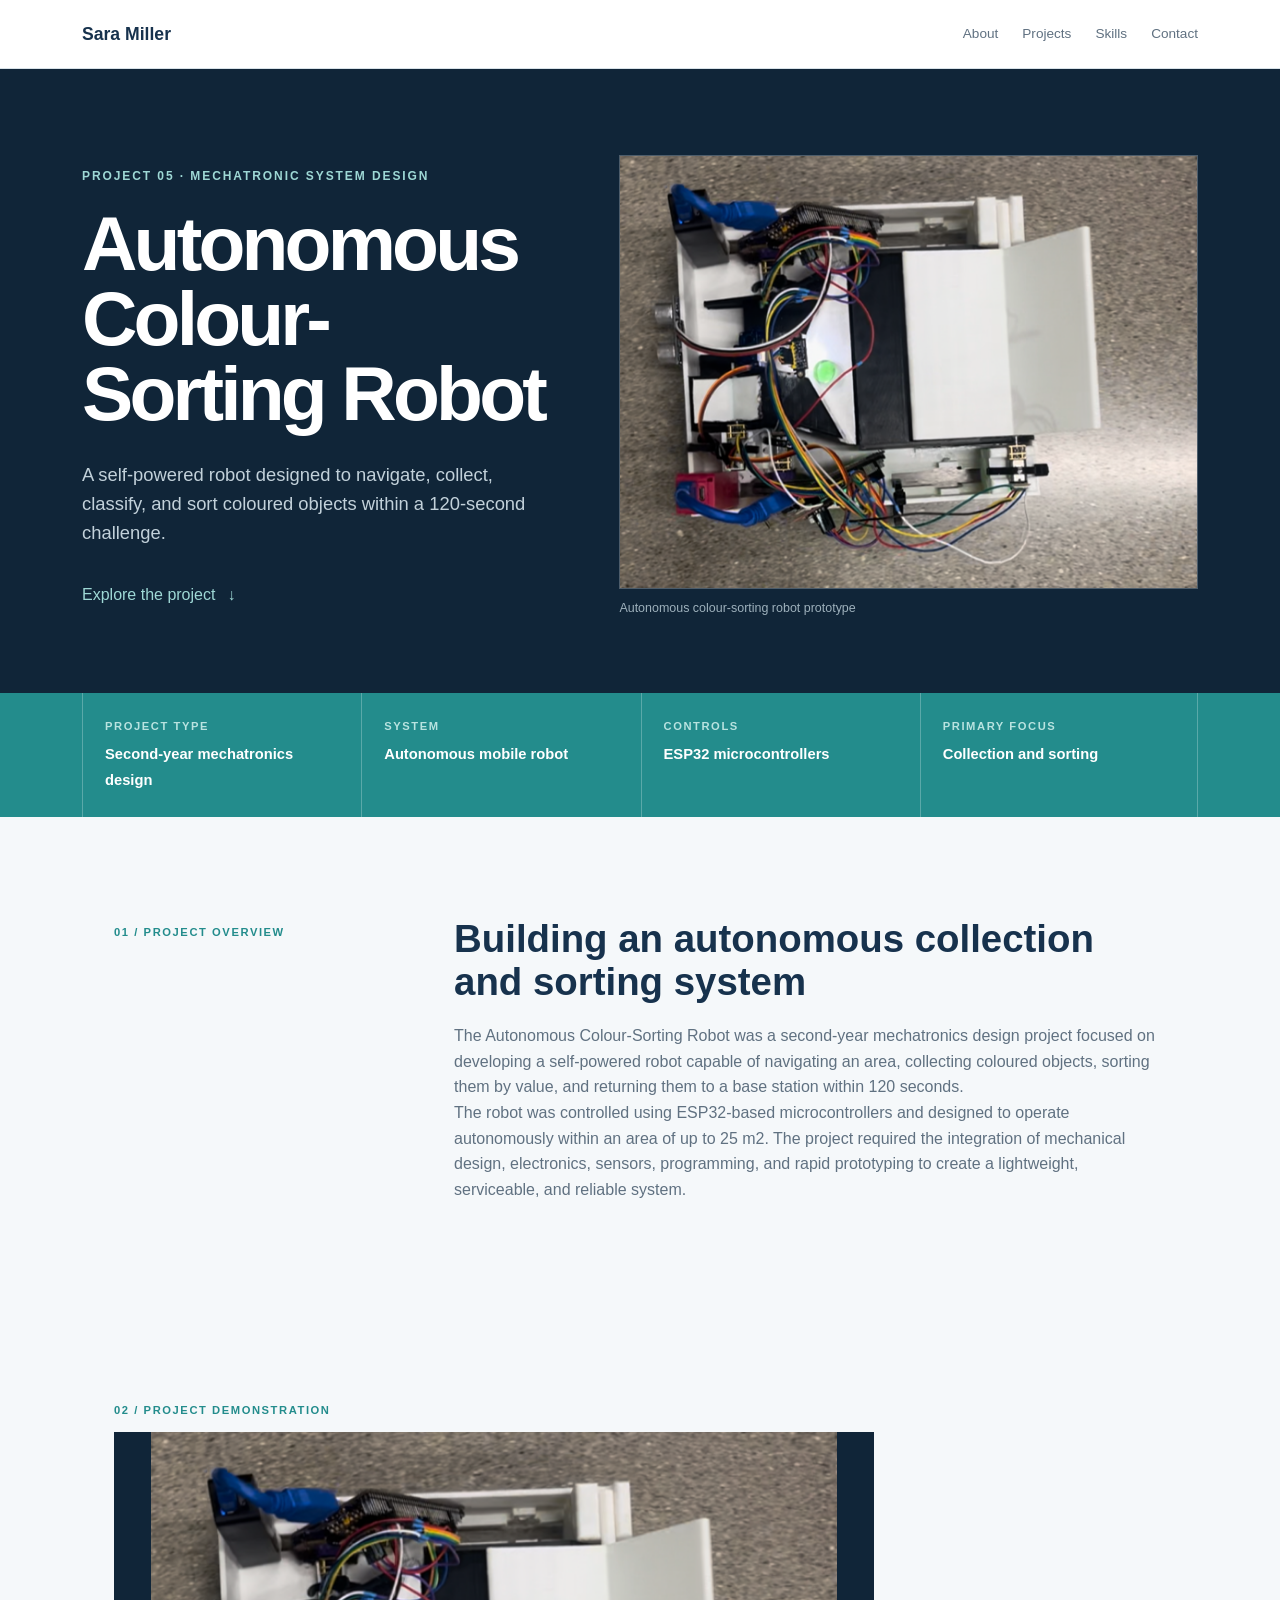
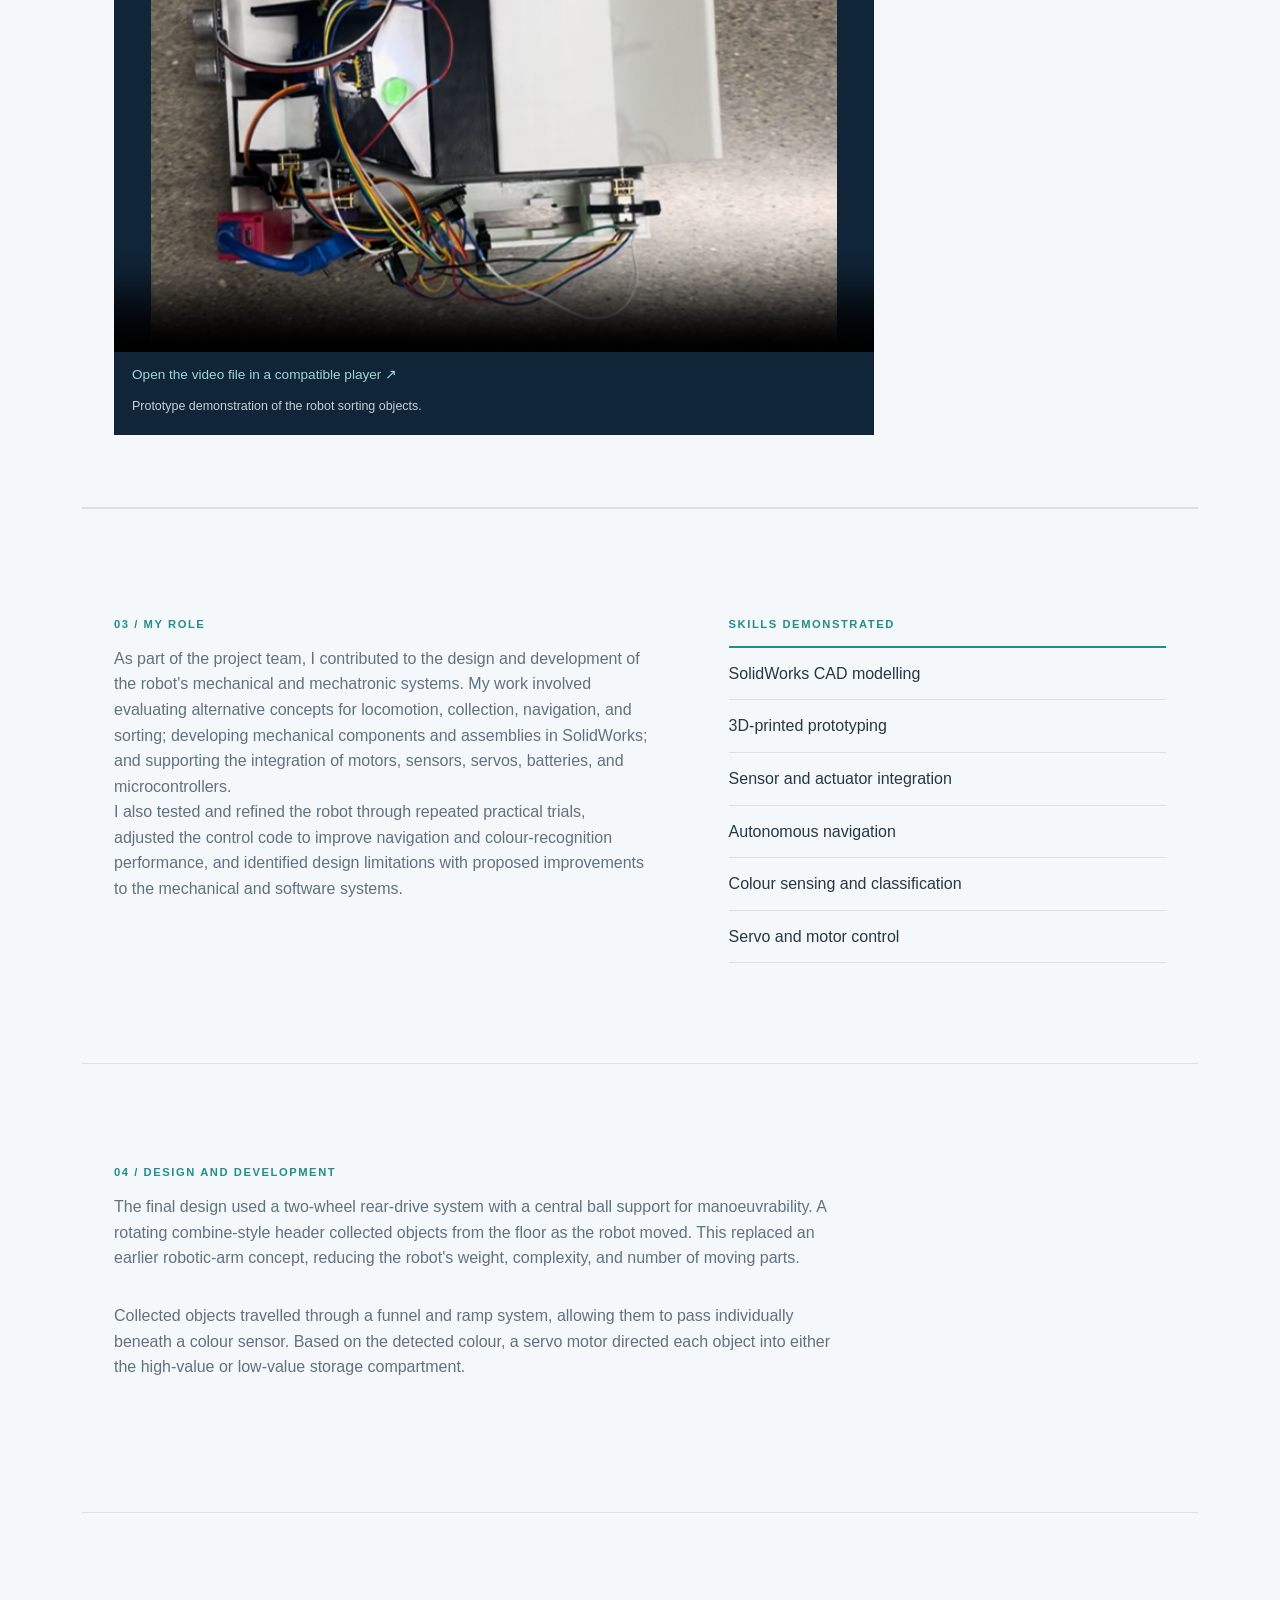
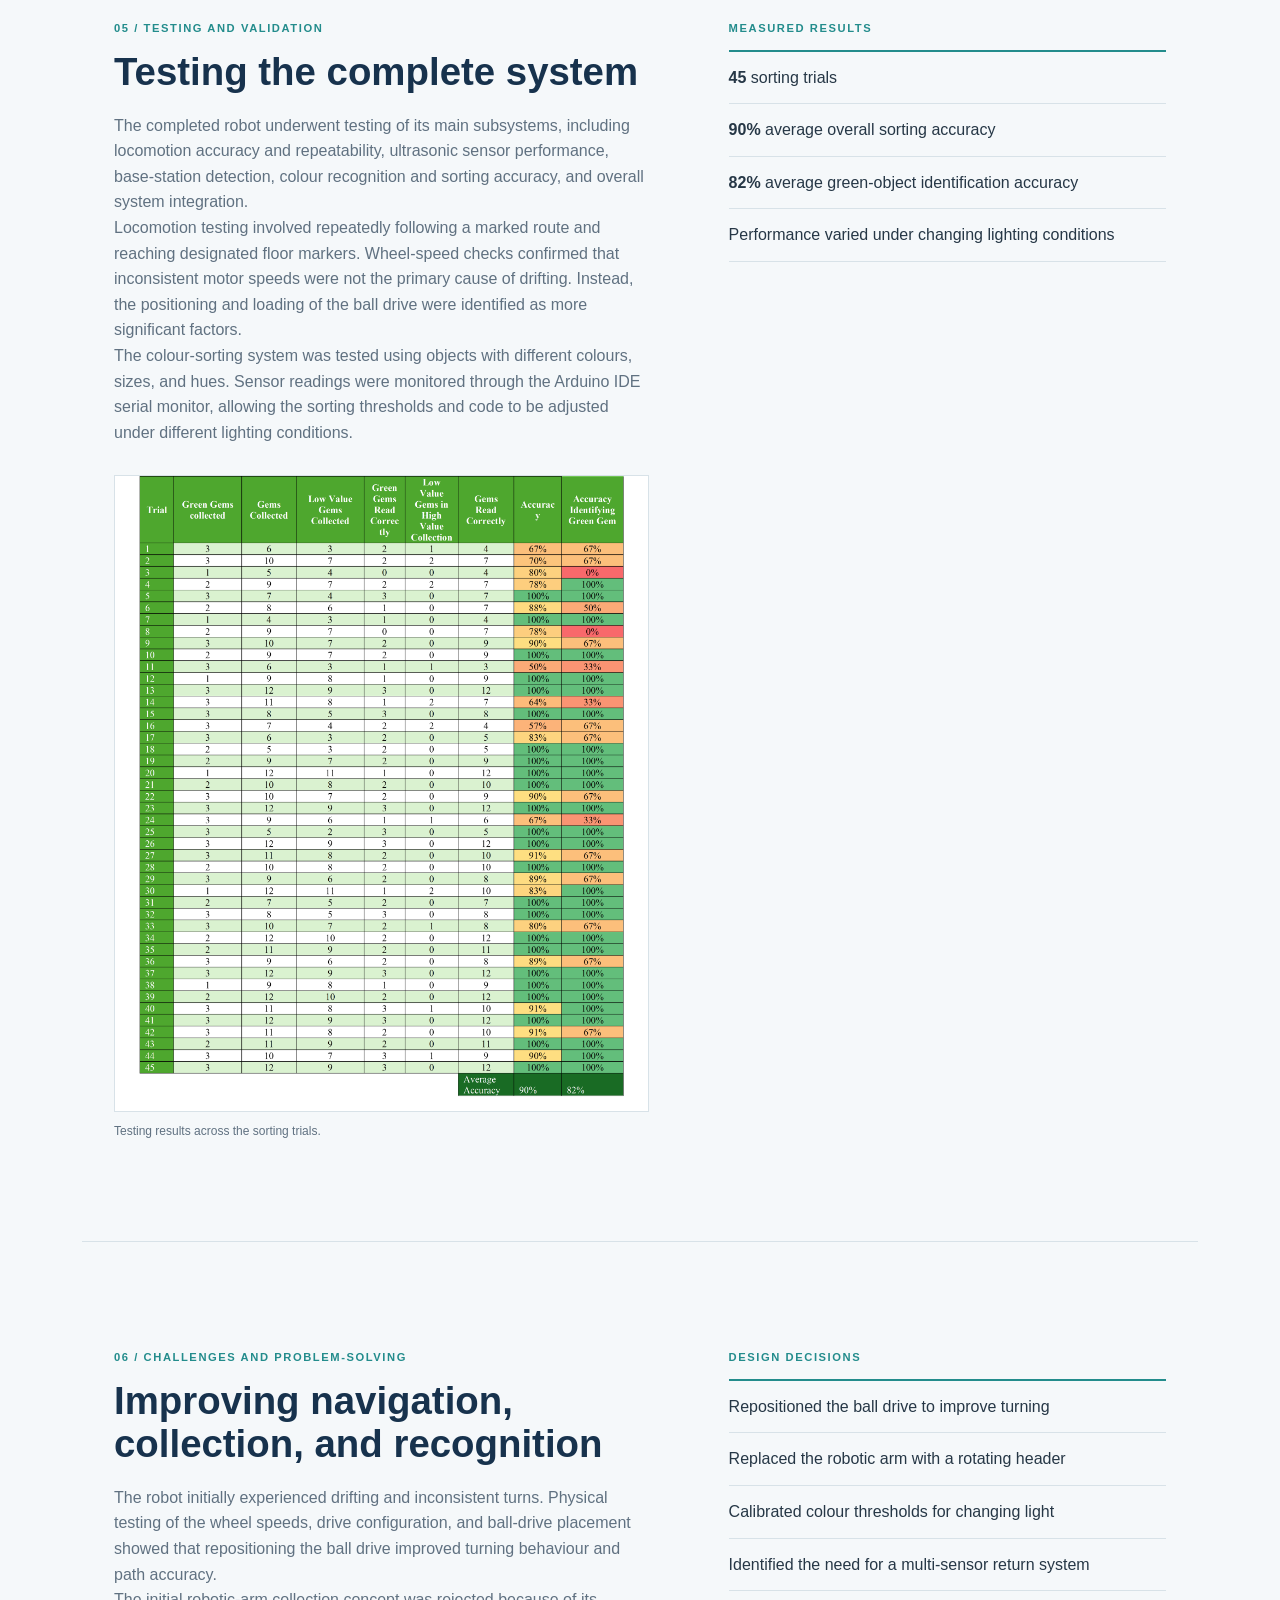
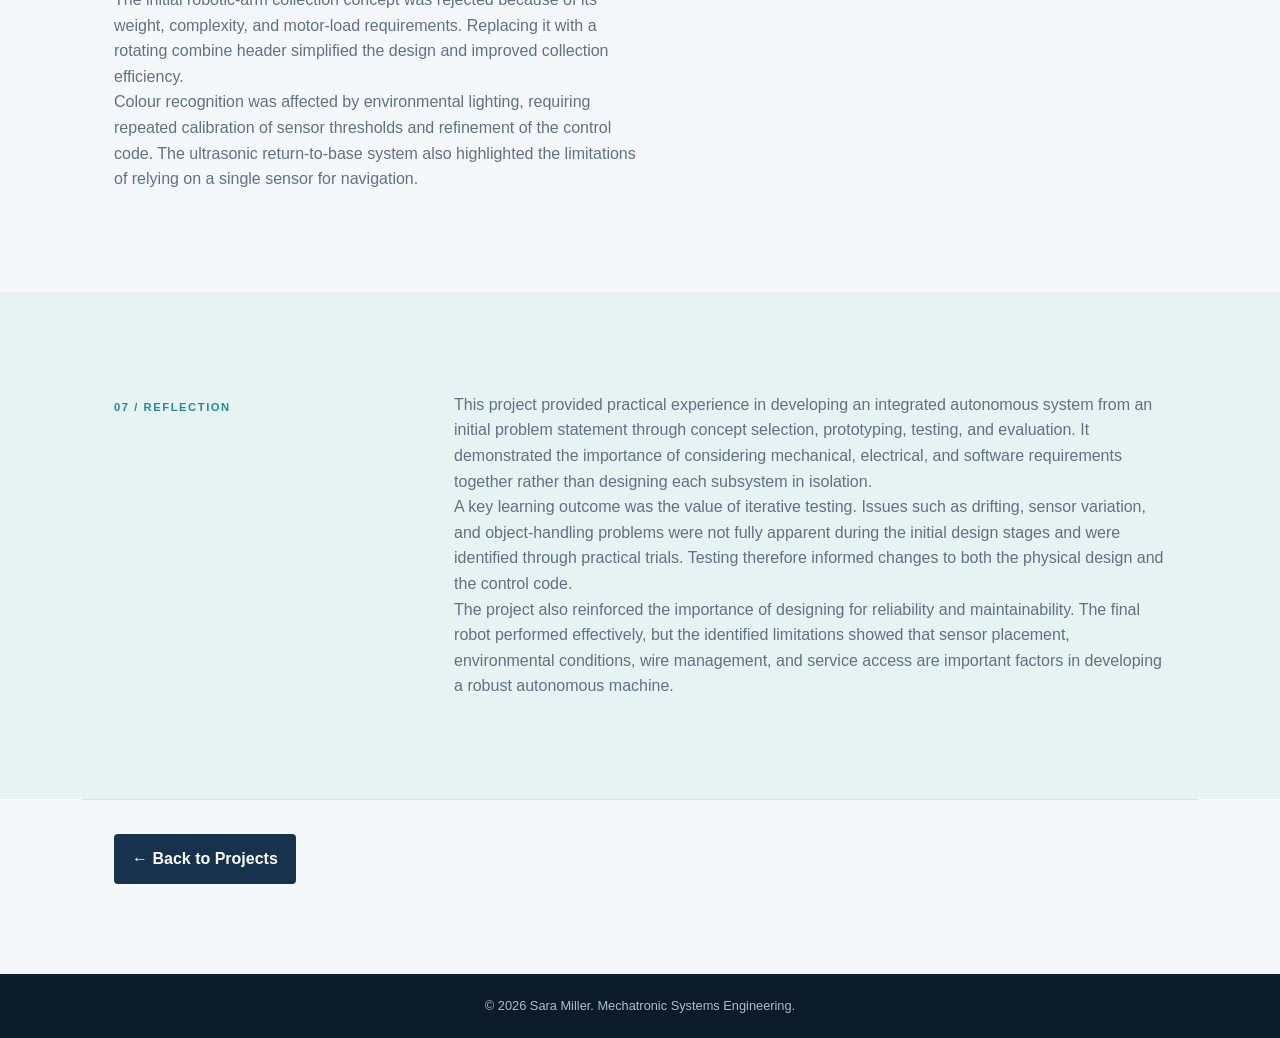
<file: Projects/autonomous-colour-sorting-robot.html>
<!DOCTYPE html>
<html lang="en">
<head>
    <meta charset="UTF-8">
    <meta name="viewport" content="width=device-width, initial-scale=1.0">
    <title>Autonomous Colour-Sorting Robot | Sara Miller</title>
    <link rel="stylesheet" href="../style.css">
</head>

<body>

    <header>
        <nav class="navbar">
            <a href="../index.html" class="logo">Sara Miller</a>

            <div class="nav-links">
                <a href="../index.html#about">About</a>
                <a href="../index.html#projects">Projects</a>
                <a href="../index.html#skills">Skills</a>
                <a href="../index.html#contact">Contact</a>
            </div>
        </nav>
    </header>

    <main class="project-detail">

        <section class="project-hero">
            <div class="project-detail-content">
                <div class="project-hero-copy">
                    <p class="eyebrow">PROJECT 05 · MECHATRONIC SYSTEM DESIGN</p>
                    <h1>Autonomous Colour-Sorting Robot</h1>
                    <p class="project-role">A self-powered robot designed to navigate, collect, classify, and sort coloured objects within a 120-second challenge.</p>
                    <a href="#overview" class="text-link">Explore the project <span aria-hidden="true">↓</span></a>
                </div>

                <figure class="project-hero-image">
                    <img src="../images/Colour Sorting Robot/Top View Prototype.png" alt="Top view of the autonomous colour-sorting robot prototype">
                    <figcaption>Autonomous colour-sorting robot prototype</figcaption>
                </figure>
            </div>
        </section>

        <section class="project-facts" aria-label="Project facts">
            <div><span>Project type</span><strong>Second-year mechatronics design</strong></div>
            <div><span>System</span><strong>Autonomous mobile robot</strong></div>
            <div><span>Controls</span><strong>ESP32 microcontrollers</strong></div>
            <div><span>Primary focus</span><strong>Collection and sorting</strong></div>
        </section>

        <section class="detail-section detail-intro" id="overview">
            <div class="section-label">01 / Project overview</div>
            <div>
                <h2>Building an autonomous collection and sorting system</h2>
                <p>
                    The Autonomous Colour-Sorting Robot was a second-year mechatronics design project focused on developing a self-powered robot capable of navigating an area, collecting coloured objects, sorting them by value, and returning them to a base station within 120 seconds.
                </p>
                <p>
                    The robot was controlled using ESP32-based microcontrollers and designed to operate autonomously within an area of up to 25 m2. The project required the integration of mechanical design, electronics, sensors, programming, and rapid prototyping to create a lightweight, serviceable, and reliable system.
                </p>
            </div>
        </section>

        <section class="detail-section project-demo">
            <div class="section-label">02 / Project demonstration</div>
            <figure class="demo-video">
                <video controls preload="metadata" poster="../images/Colour Sorting Robot/Top View Prototype.png" aria-label="Autonomous colour-sorting robot demonstration">
                    <source src="../images/Colour Sorting Robot/Robot Sorting.mp4" type="video/mp4">
                </video>
                <a class="video-fallback" href="../images/Colour Sorting Robot/Robot Sorting.mp4" target="_blank" rel="noopener">Open the video file in a compatible player ↗</a>
                <figcaption>Prototype demonstration of the robot sorting objects.</figcaption>
            </figure>
        </section>

        <section class="detail-section detail-grid detail-split-section">
            <div>
                <div class="section-label">03 / My role</div>
                <p>
                    As part of the project team, I contributed to the design and development of the robot's mechanical and mechatronic systems. My work involved evaluating alternative concepts for locomotion, collection, navigation, and sorting; developing mechanical components and assemblies in SolidWorks; and supporting the integration of motors, sensors, servos, batteries, and microcontrollers.
                </p>
                <p>
                    I also tested and refined the robot through repeated practical trials, adjusted the control code to improve navigation and colour-recognition performance, and identified design limitations with proposed improvements to the mechanical and software systems.
                </p>
            </div>
            <div class="technical-list">
                <div class="section-label">Skills demonstrated</div>
                <ul>
                    <li>SolidWorks CAD modelling</li>
                    <li>3D-printed prototyping</li>
                    <li>Sensor and actuator integration</li>
                    <li>Autonomous navigation</li>
                    <li>Colour sensing and classification</li>
                    <li>Servo and motor control</li>
                </ul>
            </div>
        </section>

        <section class="detail-section equipment-section">
            <div class="section-label">04 / Design and development</div>
            <p class="section-description">
                The final design used a two-wheel rear-drive system with a central ball support for manoeuvrability. A rotating combine-style header collected objects from the floor as the robot moved. This replaced an earlier robotic-arm concept, reducing the robot's weight, complexity, and number of moving parts.
            </p>
            <p class="section-description">
                Collected objects travelled through a funnel and ramp system, allowing them to pass individually beneath a colour sensor. Based on the detected colour, a servo motor directed each object into either the high-value or low-value storage compartment.
            </p>
        </section>

        <section class="detail-section detail-grid detail-split-section">
            <div>
                <div class="section-label">05 / Testing and validation</div>
                <h2>Testing the complete system</h2>
                <p>
                    The completed robot underwent testing of its main subsystems, including locomotion accuracy and repeatability, ultrasonic sensor performance, base-station detection, colour recognition and sorting accuracy, and overall system integration.
                </p>
                <p>
                    Locomotion testing involved repeatedly following a marked route and reaching designated floor markers. Wheel-speed checks confirmed that inconsistent motor speeds were not the primary cause of drifting. Instead, the positioning and loading of the ball drive were identified as more significant factors.
                </p>
                <p>
                    The colour-sorting system was tested using objects with different colours, sizes, and hues. Sensor readings were monitored through the Arduino IDE serial monitor, allowing the sorting thresholds and code to be adjusted under different lighting conditions.
                </p>
                <figure class="testing-results">
                    <img src="../images/Colour Sorting Robot/Results.png" alt="Results from testing the autonomous colour-sorting robot">
                    <figcaption>Testing results across the sorting trials.</figcaption>
                </figure>
            </div>
            <div class="technical-list">
                <div class="section-label">Measured results</div>
                <ul>
                    <li><strong>45</strong> sorting trials</li>
                    <li><strong>90%</strong> average overall sorting accuracy</li>
                    <li><strong>82%</strong> average green-object identification accuracy</li>
                    <li>Performance varied under changing lighting conditions</li>
                </ul>
            </div>
        </section>

        <section class="detail-section detail-grid detail-split-section">
            <div>
                <div class="section-label">06 / Challenges and problem-solving</div>
                <h2>Improving navigation, collection, and recognition</h2>
                <p>
                    The robot initially experienced drifting and inconsistent turns. Physical testing of the wheel speeds, drive configuration, and ball-drive placement showed that repositioning the ball drive improved turning behaviour and path accuracy.
                </p>
                <p>
                    The initial robotic-arm collection concept was rejected because of its weight, complexity, and motor-load requirements. Replacing it with a rotating combine header simplified the design and improved collection efficiency.
                </p>
                <p>
                    Colour recognition was affected by environmental lighting, requiring repeated calibration of sensor thresholds and refinement of the control code. The ultrasonic return-to-base system also highlighted the limitations of relying on a single sensor for navigation.
                </p>
            </div>
            <div class="technical-list">
                <div class="section-label">Design decisions</div>
                <ul>
                    <li>Repositioned the ball drive to improve turning</li>
                    <li>Replaced the robotic arm with a rotating header</li>
                    <li>Calibrated colour thresholds for changing light</li>
                    <li>Identified the need for a multi-sensor return system</li>
                </ul>
            </div>
        </section>

        <section class="detail-section detail-outcome">
            <div class="section-label">07 / Reflection</div>
            <div>
                <p>
                    This project provided practical experience in developing an integrated autonomous system from an initial problem statement through concept selection, prototyping, testing, and evaluation. It demonstrated the importance of considering mechanical, electrical, and software requirements together rather than designing each subsystem in isolation.
                </p>
                <p>
                    A key learning outcome was the value of iterative testing. Issues such as drifting, sensor variation, and object-handling problems were not fully apparent during the initial design stages and were identified through practical trials. Testing therefore informed changes to both the physical design and the control code.
                </p>
                <p>
                    The project also reinforced the importance of designing for reliability and maintainability. The final robot performed effectively, but the identified limitations showed that sensor placement, environmental conditions, wire management, and service access are important factors in developing a robust autonomous machine.
                </p>
            </div>
        </section>

        <div class="back-link-container">
            <a href="../index.html#projects" class="button primary-button">
                ← Back to Projects
            </a>
        </div>

    </main>

    <footer>
        <p>© 2026 Sara Miller. Mechatronic Systems Engineering.</p>
    </footer>

    <script src="../image-viewer.js"></script>

</body>
</html>
</file>
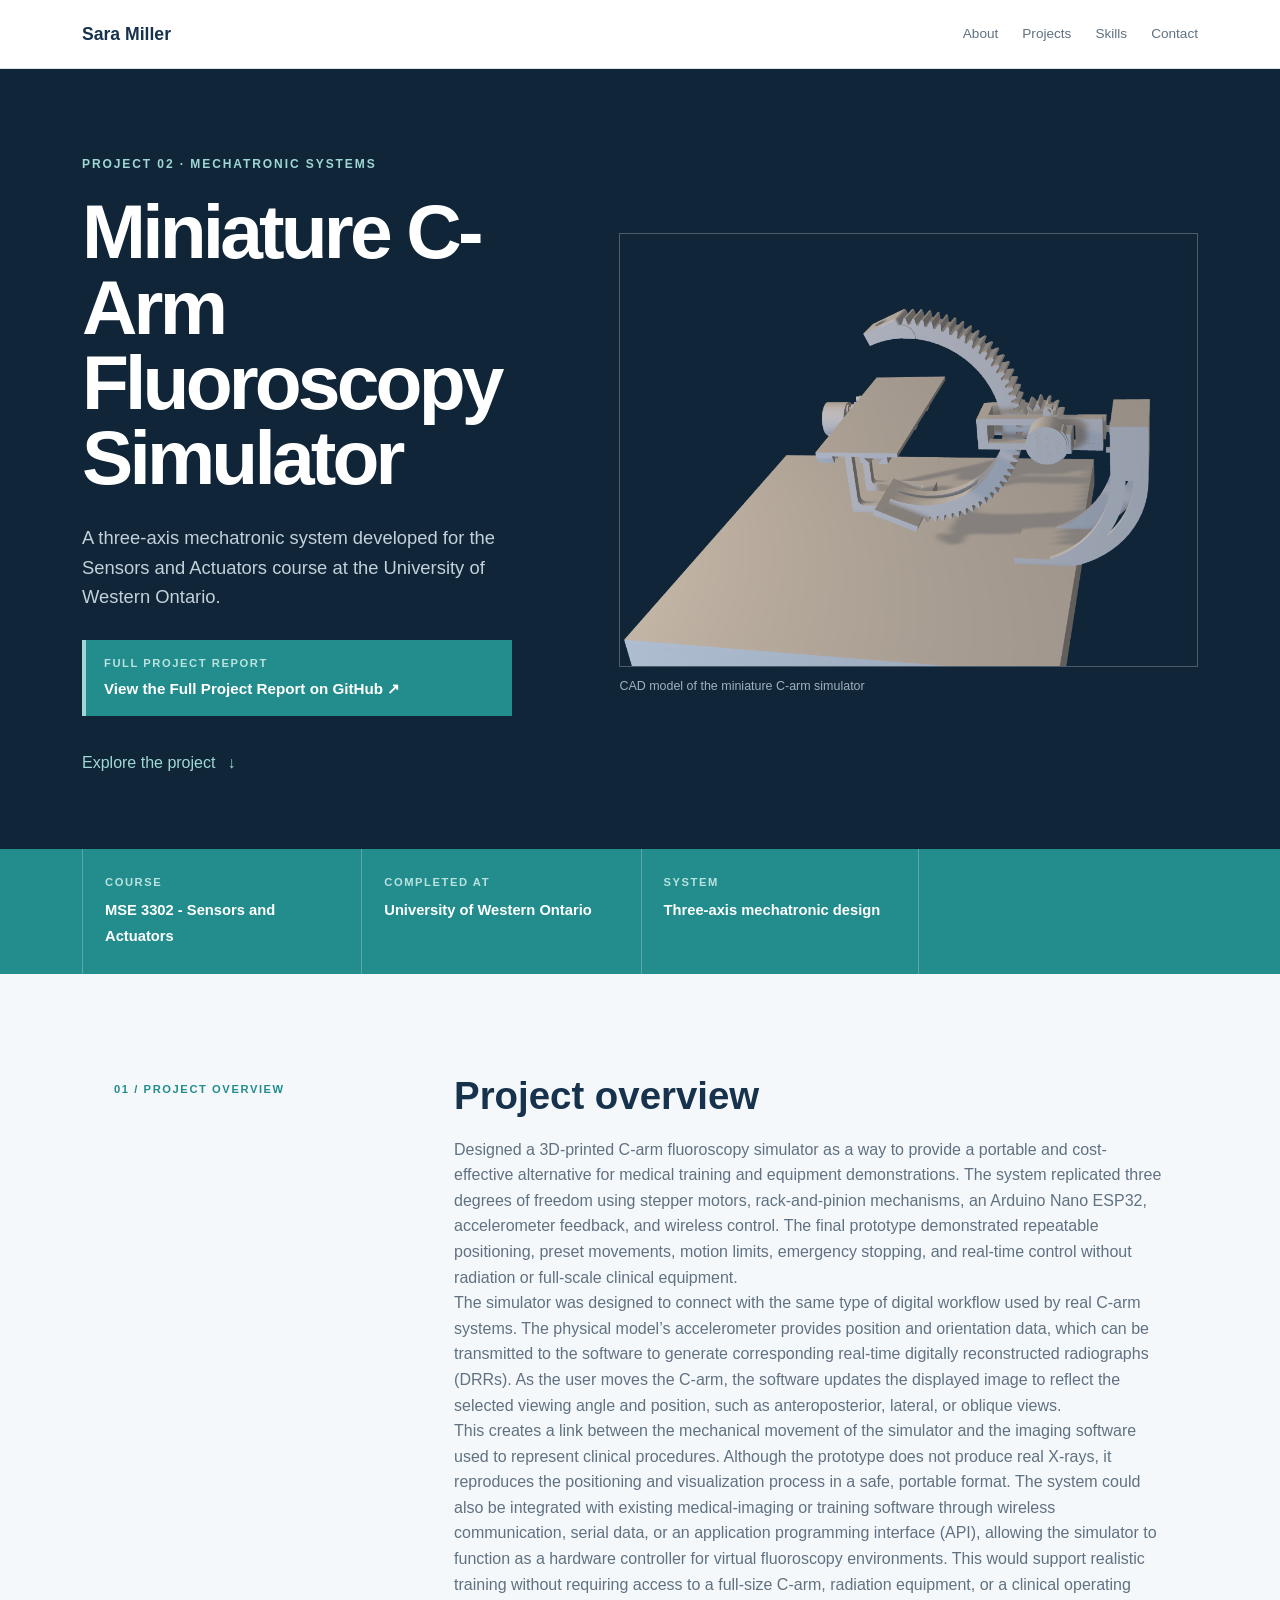
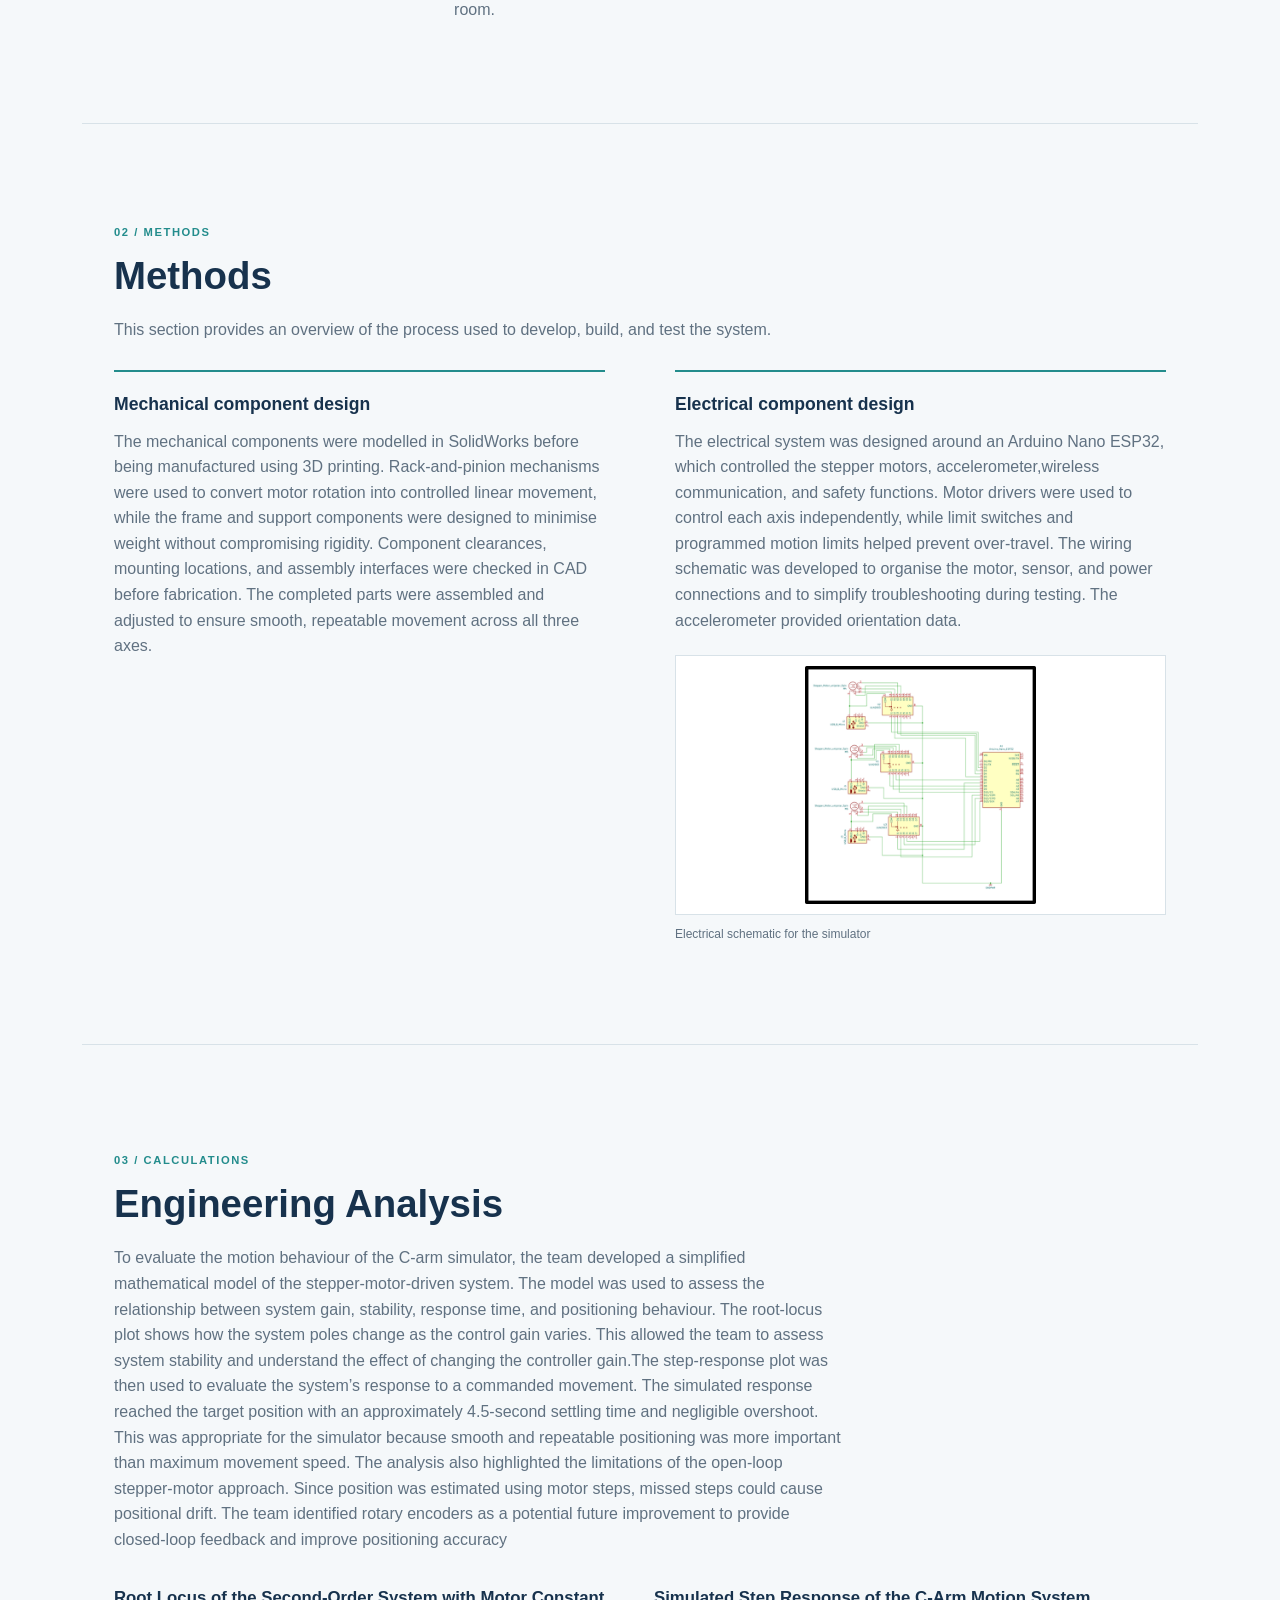
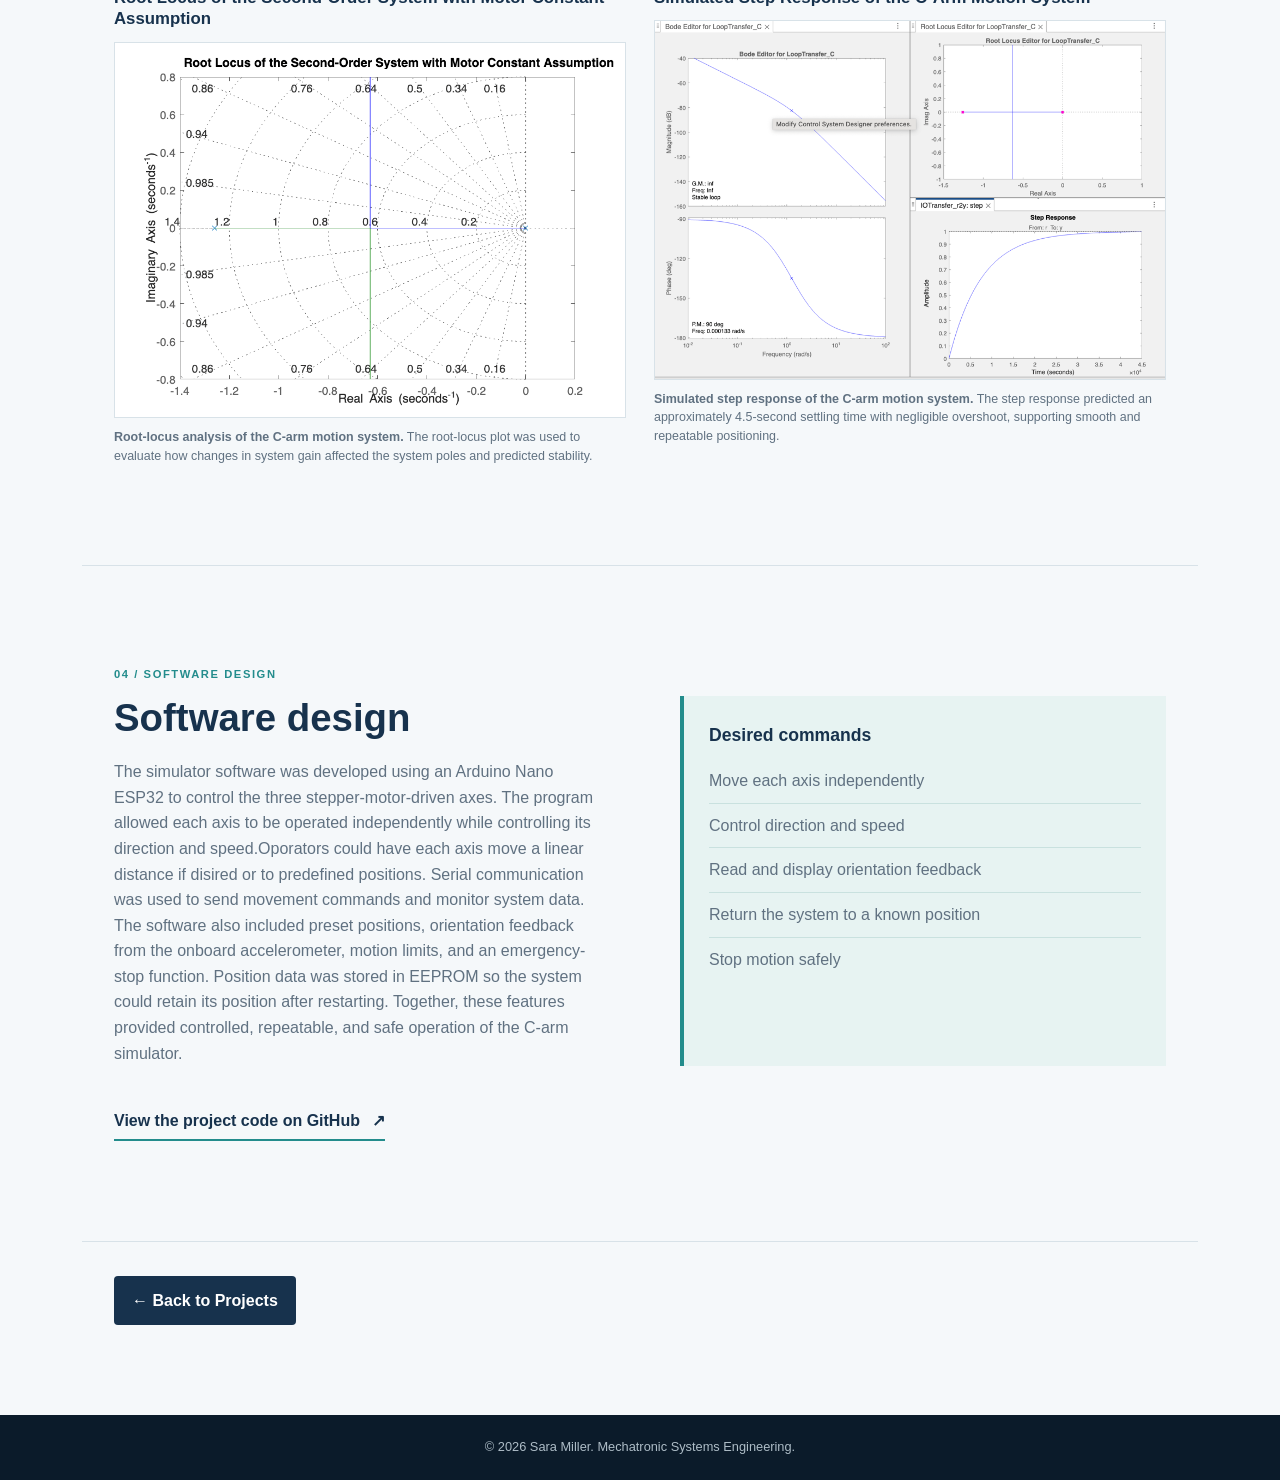
<file: Projects/c-arm-simulator.html>
<!DOCTYPE html>
<html lang="en">
<head>
    <meta charset="UTF-8">
    <meta name="viewport" content="width=device-width, initial-scale=1.0">
    <title> C-Arm Fluoroscopy Simulator | Sara Miller</title>
    <link rel="stylesheet" href="../style.css">
</head>

<body>

    <header>
        <nav class="navbar">
            <a href="../index.html" class="logo">Sara Miller</a>

            <div class="nav-links">
                <a href="../index.html#about">About</a>
                <a href="../index.html#projects">Projects</a>
                <a href="../index.html#skills">Skills</a>
                <a href="../index.html#contact">Contact</a>
            </div>
        </nav>

    </header>

    <main class="project-detail">

        <section class="project-hero">
            <div class="project-detail-content">
                <div class="project-hero-copy">
                    <p class="eyebrow">PROJECT 02 · MECHATRONIC SYSTEMS</p>
                    <h1>Miniature C-Arm Fluoroscopy Simulator</h1>
                    <p class="project-role">A three-axis mechatronic system developed for the Sensors and Actuators course at the University of Western Ontario.</p>
                    <a class="report-link" href="https://github.com/Smill97/MSE-3302-C-Arm-Fluoroscopy/blob/main/Group10_MSE3302_ProjectReport.ipynb" target="_blank" rel="noopener">
                        <span class="report-link-label">Full project report</span>
                        <strong>View the Full Project Report on GitHub <span aria-hidden="true">↗</span></strong>
                    </a>
                    <a href="#overview" class="text-link">Explore the project <span aria-hidden="true">↓</span></a>
                </div>

                <figure class="project-hero-image">
                    <img src="../images/C-Arm/C-Arm Cad.png" alt="CAD model of the miniature C-arm fluoroscopy simulator">
                    <figcaption>CAD model of the miniature C-arm simulator</figcaption>
                </figure>
            </div>
        </section>

        <section class="project-facts" aria-label="Project facts">
            <div><span>Course</span><strong>MSE 3302 - Sensors and Actuators</strong></div>
            <div><span>Completed at</span><strong>University of Western Ontario</strong></div>
            <div><span>System</span><strong>Three-axis mechatronic design</strong></div>
            
        </section>

        <section class="detail-section detail-intro" id="overview">
            <div class="section-label">01 / Project overview</div>
            <div>
                <h2>Project overview</h2>
                <p>
Designed a 3D-printed C-arm fluoroscopy simulator as a way to provide a portable and cost-effective alternative for medical training and equipment demonstrations. The system replicated three degrees of freedom using stepper motors, rack-and-pinion mechanisms, an Arduino Nano ESP32, accelerometer feedback, and wireless control. 
The final prototype demonstrated repeatable positioning, preset movements, motion limits, emergency stopping, and real-time control without radiation or full-scale clinical equipment.                </p>
<p> The simulator was designed to connect with the same type of digital workflow used by real C-arm systems. 
    The physical model’s accelerometer provides position and orientation data, which can be transmitted to
     the software to generate corresponding real-time digitally reconstructed radiographs (DRRs).
      As the user moves the C-arm, the software updates the displayed image to reflect the selected 
      viewing angle and position, such as anteroposterior, lateral, or oblique views.</p>
      <p>This creates a link between the mechanical movement of the simulator and the imaging software used to represent 
        clinical procedures. Although the prototype does not produce real X-rays, it reproduces the positioning and visualization process in a safe, portable format. 
        The system could also be integrated with existing medical-imaging or training software through wireless communication, serial data, or an application programming 
        interface (API), allowing the simulator to function as a hardware controller for virtual fluoroscopy environments. 
        This would support realistic training without requiring access to a full-size C-arm, radiation equipment, or a clinical operating room.</p>


            </div>
        </section>

        <section class="detail-section methods-section">
            <div class="section-label">02 / Methods</div>
            <div class="methods-content">
                <div>
                    <h2>Methods</h2>
                    <p>
                        This section provides an overview of the process used to develop, build, and test the system.
                    </p>
                </div>

            

                <div class="method-subsection">
                    <h3>Mechanical component design</h3>
                    <p>
                    The mechanical components were modelled in SolidWorks before being manufactured using 3D printing.
                     Rack-and-pinion mechanisms were used to convert motor rotation into controlled linear movement, while 
                     the frame and support components were designed to minimise weight without compromising rigidity. 
                     Component clearances, mounting locations, and assembly interfaces were checked in CAD before 
                     fabrication. The completed parts were assembled and adjusted to ensure smooth, repeatable movement 
                     across all three axes.                        </p>
                </div>

                <div class="method-subsection">
                    <h3>Electrical component design</h3>
                    <p>
                    The electrical system was designed around an Arduino Nano ESP32, which controlled the stepper motors, 
                    accelerometer,wireless communication, and safety functions. Motor drivers were used to control each axis
                     independently, while limit switches and programmed motion limits helped prevent over-travel. The wiring 
                     schematic was developed to organise the motor, sensor, and power connections and to simplify troubleshooting during testing.
                      The accelerometer provided orientation data.                    </p>
                    <figure class="method-image">
                        <img src="../images/C-Arm/Electrical diagram.png" alt="Electrical schematic for the miniature C-arm simulator">
                        <figcaption>Electrical schematic for the simulator</figcaption>
                    </figure>
                </div>
            </div>
        </section>

        <section class="detail-section detail-grid detail-split-section calculation-section">
            <div>
                <div class="section-label">03 / Calculations</div>
                <h2>Engineering Analysis</h2>
                <p>
                To evaluate the motion behaviour of the C-arm simulator, the team developed a simplified mathematical
                 model of the stepper-motor-driven system. The model was used to assess the relationship between system gain,
                  stability, response time, and positioning behaviour.
                The root-locus plot shows how the system poles change as the control gain varies. 
                This allowed the team to assess system stability and understand the effect of changing the controller
                 gain.The step-response plot was then used to evaluate the system’s response to a commanded movement. 
                 The simulated response reached the target position with an approximately 4.5-second settling time and
                  negligible overshoot. This was appropriate for the simulator because smooth and repeatable positioning was
                   more important than maximum movement speed.
                   The analysis also highlighted the limitations of the open-loop stepper-motor approach. Since position 
                   was estimated using motor steps, missed steps could cause positional drift. The team identified rotary
                    encoders as a potential future improvement to provide closed-loop feedback and improve positioning accuracy                </p>
                <div class="calculation-figures">
                    <figure class="calculation-figure">
                        <h3>Root Locus of the Second-Order System with Motor Constant Assumption</h3>
                        <img src="../images/C-Arm/Root Locus of the Second-Order System with Motor Constant Assumption.png" alt="Root-locus analysis of the C-arm motion system">
                        <figcaption><strong>Root-locus analysis of the C-arm motion system.</strong> The root-locus plot was used to evaluate how changes in system gain affected the system poles and predicted stability.</figcaption>
                    </figure>
                    <figure class="calculation-figure">
                        <h3>Simulated Step Response of the C-Arm Motion System</h3>
                        <img src="../images/C-Arm/Step responce.png" alt="Simulated step response of the C-arm motion system">
                        <figcaption><strong> Simulated step response of the C-arm motion system.</strong> The step response predicted an approximately 4.5-second settling time with negligible overshoot, supporting smooth and repeatable positioning.</figcaption>
                    </figure>
                </div>
            </div>

            
        </section>

        <section class="detail-section software-section">
            <div class="section-label">04 / Software design</div>
            <div class="software-grid">
                <div>
                    <h2>Software design</h2>
                    <p>
The simulator software was developed using an Arduino Nano ESP32 to control the three stepper-motor-driven axes. The program allowed each axis to be operated independently while controlling its direction and speed.Oporators could have each axis move a linear distance if disired or to predefined positions. Serial communication was used to send movement commands and monitor system data.

The software also included preset positions, orientation feedback from the onboard accelerometer, motion limits, and an emergency-stop function. Position data was stored in EEPROM so the system could retain its position after restarting. Together, these features provided controlled, repeatable, and safe operation of the C-arm simulator.                    </p>
                </div>

                <div class="command-panel">
                    <h3>Desired commands</h3>
                    <ul>
                        <li>Move each axis independently</li>
                        <li>Control direction and speed</li>
                        <li>Read and display orientation feedback</li>
                        <li>Return the system to a known position</li>
                        <li>Stop motion safely</li>
                    </ul>
                </div>
            </div>

            <a class="github-link" href="https://github.com/Smill97/MSE-3302-C-Arm-Fluoroscopy" target="_blank" rel="noopener">
                View the project code on GitHub <span aria-hidden="true">↗</span>
            </a>
        </section>

        <div class="back-link-container">
            <a href="../index.html#projects" class="button primary-button">
                ← Back to Projects
            </a>
        </div>

    </main>

    <footer>
        <p>© 2026 Sara Miller. Mechatronic Systems Engineering.</p>
    </footer>

    <script src="../image-viewer.js"></script>

</body>
</html>
</file>
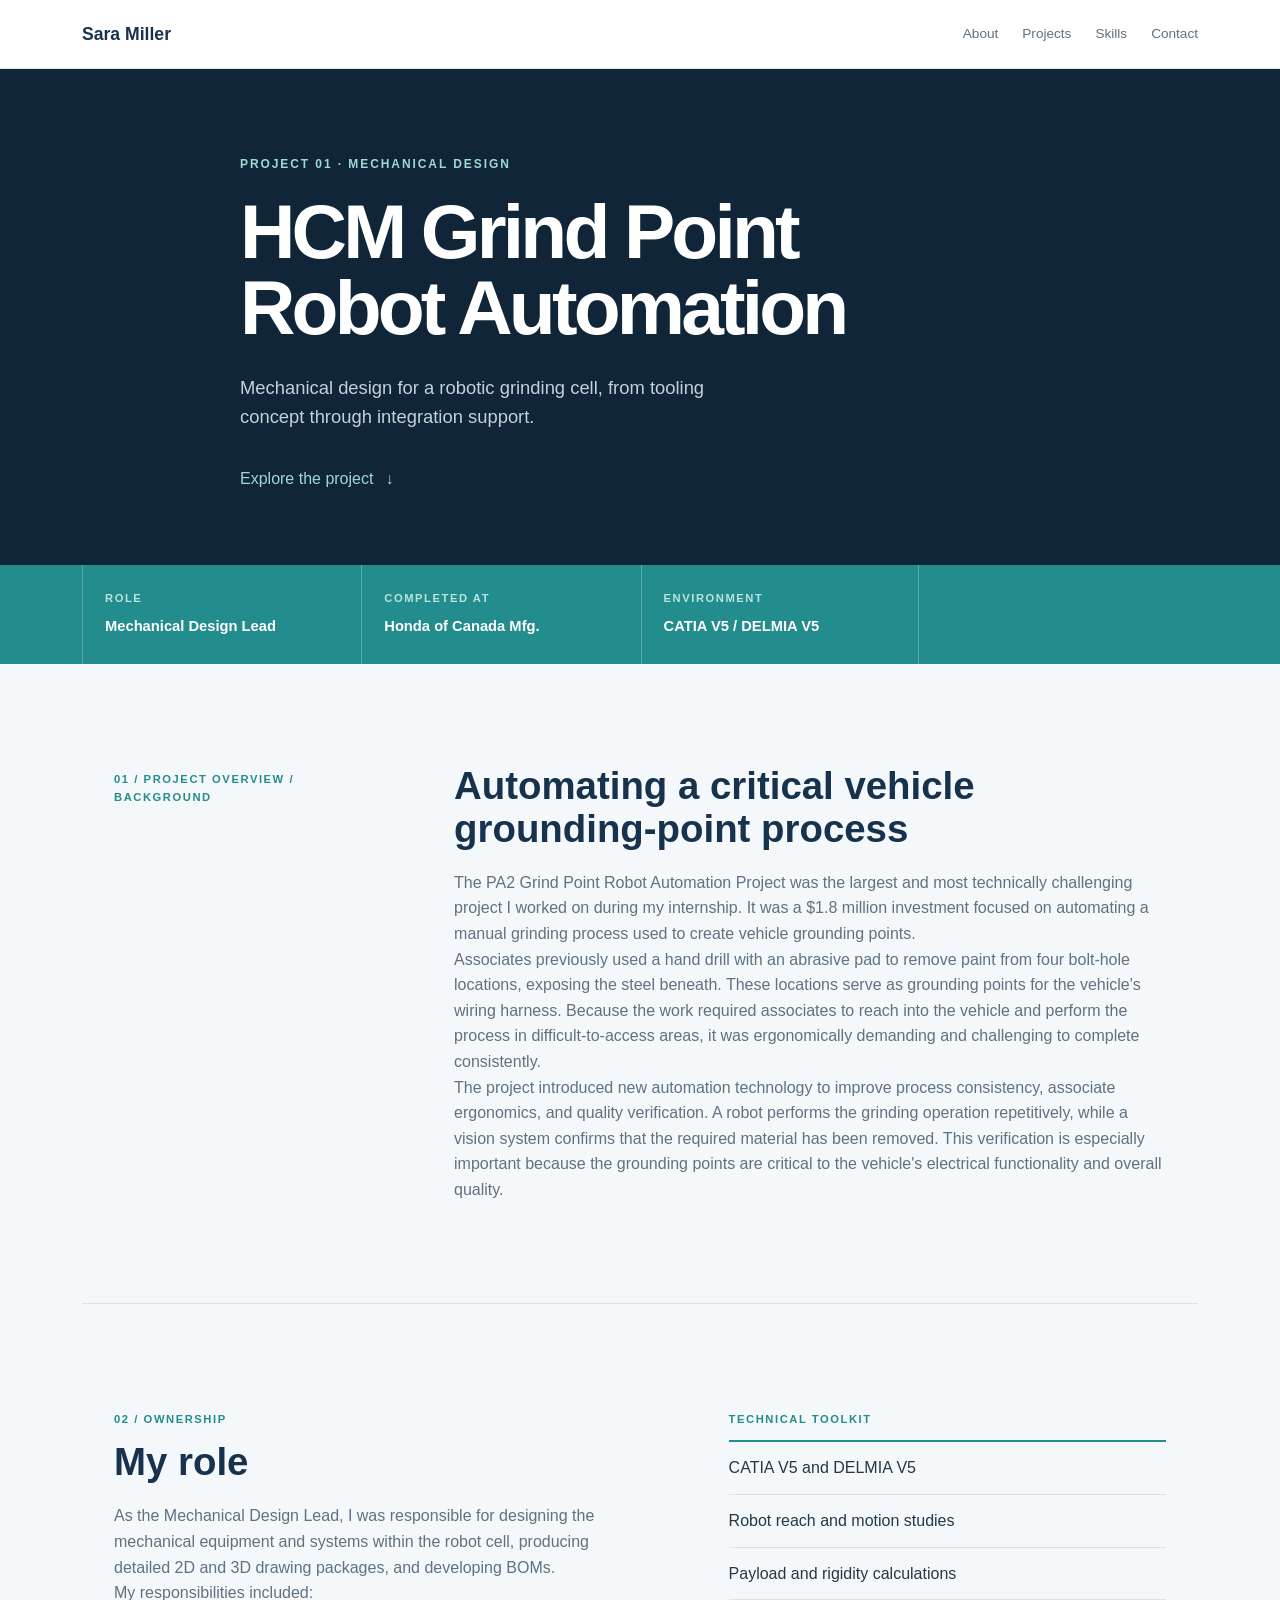
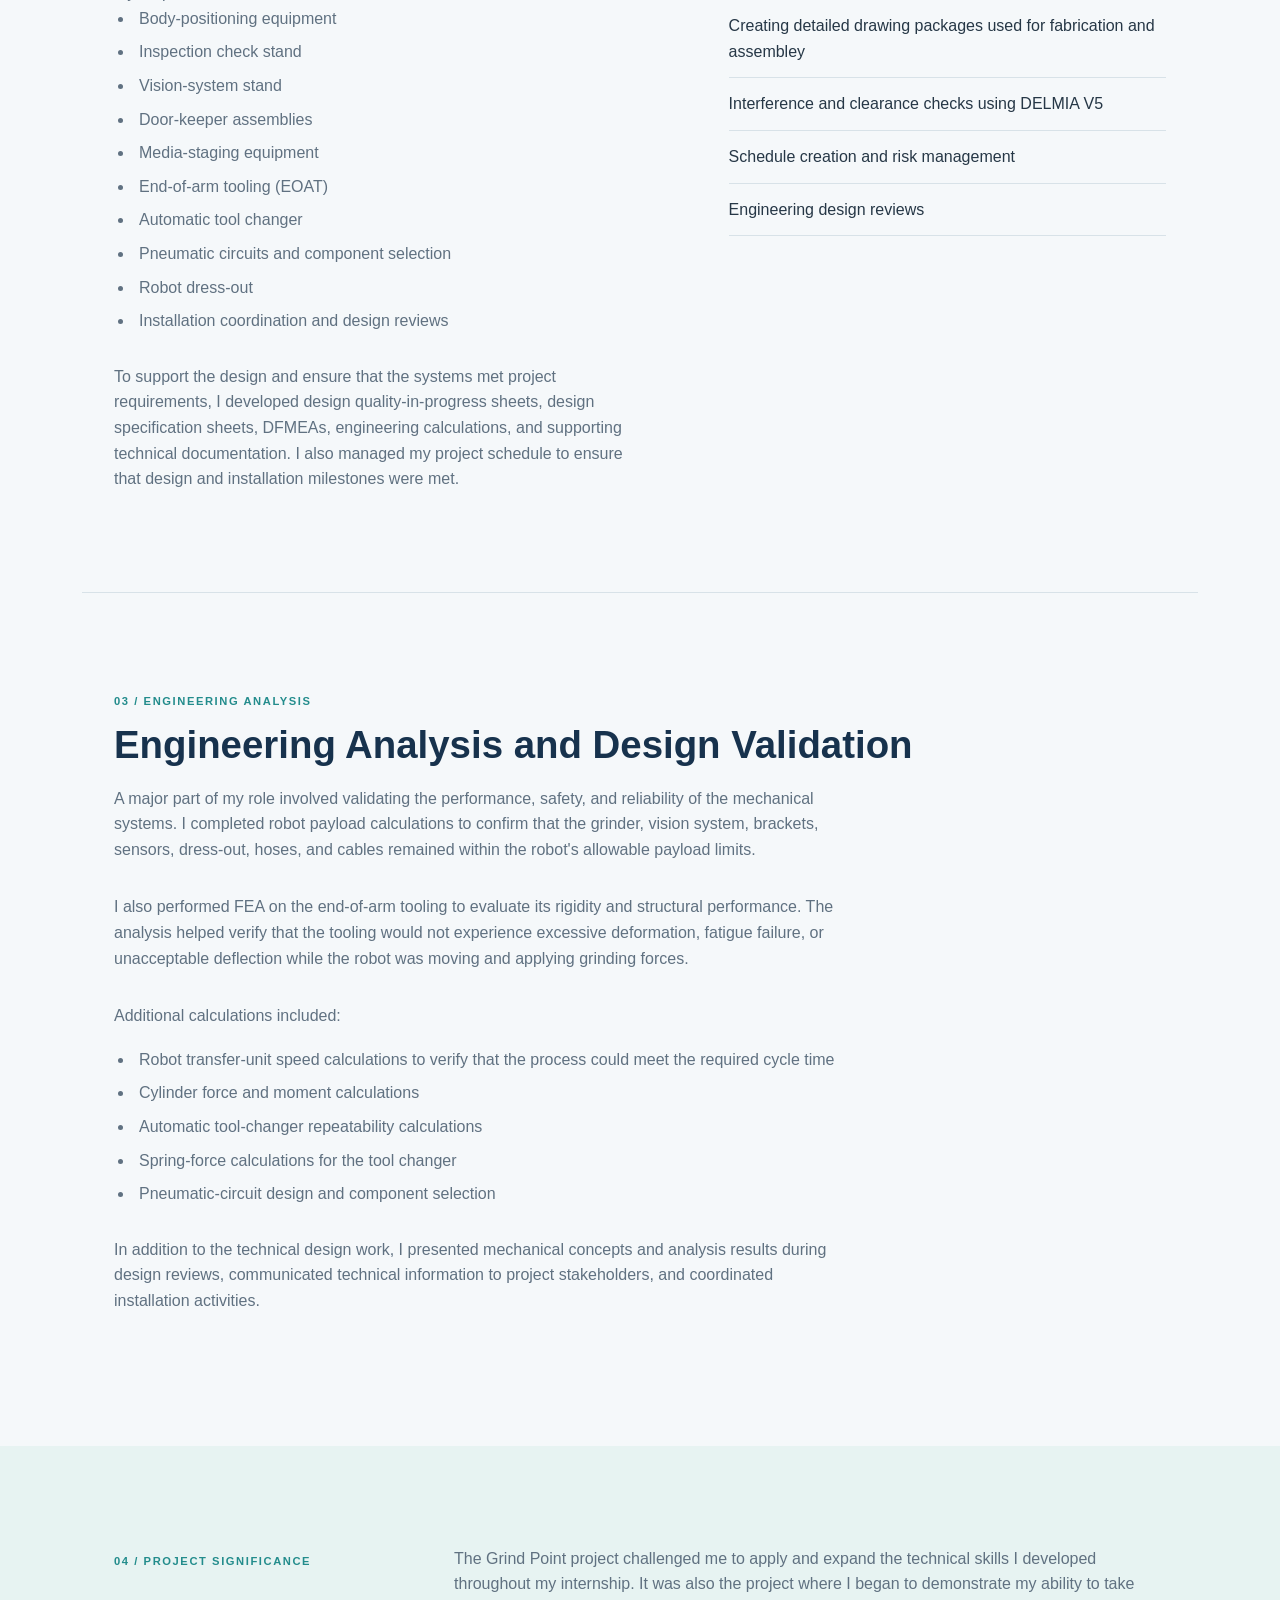
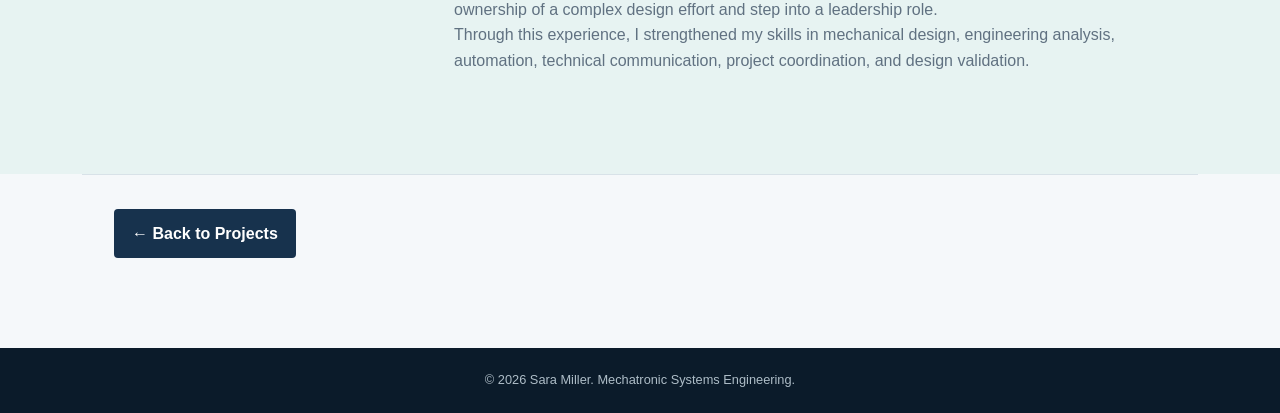
<file: Projects/grind-point.html>
<!DOCTYPE html>
<html lang="en">
<head>
    <meta charset="UTF-8">
    <meta name="viewport" content="width=device-width, initial-scale=1.0">
    <title>HCM Grind Point Robot Automation | Sara Miller</title>
    <link rel="stylesheet" href="../style.css">
</head>

<body>

    <header>
        <nav class="navbar">
            <a href="../index.html" class="logo">Sara Miller</a>

            <div class="nav-links">
                <a href="../index.html#about">About</a>
                <a href="../index.html#projects">Projects</a>
                <a href="../index.html#skills">Skills</a>
                <a href="../index.html#contact">Contact</a>
            </div>
        </nav>
    </header>

    <main class="project-detail">

        <section class="project-hero">
            <div class="project-detail-content project-detail-content--text-only">
                <div class="project-hero-copy">
                    <p class="eyebrow">PROJECT 01 · MECHANICAL DESIGN</p>
                    <h1>HCM Grind Point Robot Automation</h1>
                    <p class="project-role">Mechanical design for a robotic grinding cell, from tooling concept through 
                        integration support.</p>
                    <a href="#overview" class="text-link">Explore the project <span aria-hidden="true">↓</span></a>
                </div>

            </div>
        </section>

        <section class="project-facts" aria-label="Project facts">
            <div><span>Role</span><strong>Mechanical Design Lead</strong></div>
            <div><span>Completed at</span><strong>Honda of Canada Mfg.</strong></div>
            <div><span>Environment</span><strong>CATIA V5 / DELMIA V5</strong></div>
           
        </section>

        <section class="detail-section detail-intro" id="overview">
            <div class="section-label">01 / Project overview / background</div>
            <div>
                <h2>Automating a critical vehicle grounding-point process</h2>
                <p>
                    The PA2 Grind Point Robot Automation Project was the largest and most technically challenging project I worked on during my internship. It was a $1.8 million investment focused on automating a manual grinding process used to create vehicle grounding points.
                </p>
                <p>
                    Associates previously used a hand drill with an abrasive pad to remove paint from four bolt-hole locations, exposing the steel beneath. These locations serve as grounding points for the vehicle's wiring harness. Because the work required associates to reach into the vehicle and perform the process in difficult-to-access areas, it was ergonomically demanding and challenging to complete consistently.
                </p>
                <p>
                    The project introduced new automation technology to improve process consistency, associate ergonomics, and quality verification. A robot performs the grinding operation repetitively, while a vision system confirms that the required material has been removed. This verification is especially important because the grounding points are critical to the vehicle's electrical functionality and overall quality.
                </p>
            </div>
        </section>

        <section class="detail-section detail-grid detail-split-section">
            <div>
                <div class="section-label">02 / Ownership</div>
                <h2>My role</h2>
                <p>
                    As the Mechanical Design Lead, I was responsible for designing the mechanical equipment and systems within the robot cell, producing detailed 2D and 3D drawing packages, and developing BOMs.
                </p>
                <p>My responsibilities included:</p>
                <ul class="detail-bullets responsibilities-list">
                    <li>Body-positioning equipment</li>
                    <li>Inspection check stand</li>
                    <li>Vision-system stand</li>
                    <li>Door-keeper assemblies</li>
                    <li>Media-staging equipment</li>
                    <li>End-of-arm tooling (EOAT)</li>
                    <li>Automatic tool changer</li>
                    <li>Pneumatic circuits and component selection</li>
                    <li>Robot dress-out</li>
                    <li>Installation coordination and design reviews</li>
                </ul>
                <p>
                    To support the design and ensure that the systems met project requirements, I developed design quality-in-progress sheets, design specification sheets, DFMEAs, engineering calculations, and supporting technical documentation. I also managed my project schedule to ensure that design and installation milestones were met.
                </p>
            </div>
            <div class="technical-list">
                <div class="section-label">Technical toolkit</div>
                <ul>
                    <li>CATIA V5 and DELMIA V5</li>
                    <li>Robot reach and motion studies</li>
                    <li>Payload and rigidity calculations</li>
                    <li>Creating detailed drawing packages used for fabrication and assembley</li>
                    <li>Interference and clearance checks using DELMIA V5</li>
                    <li>Schedule creation and risk management</li>
                    <li>Engineering design reviews</li>
                </ul>
            </div>
        </section>

        <section class="detail-section equipment-section">
            <div class="section-label">03 / Engineering analysis</div>
            <h2>Engineering Analysis and Design Validation</h2>
            <p class="section-description">
                A major part of my role involved validating the performance, safety, and reliability of the mechanical systems. I completed robot payload calculations to confirm that the grinder, vision system, brackets, sensors, dress-out, hoses, and cables remained within the robot's allowable payload limits.
            </p>
            <p class="section-description">
                I also performed FEA on the end-of-arm tooling to evaluate its rigidity and structural performance. The analysis helped verify that the tooling would not experience excessive deformation, fatigue failure, or unacceptable deflection while the robot was moving and applying grinding forces.
            </p>
            <p class="section-description">Additional calculations included:</p>
            <ul class="detail-bullets">
                <li>Robot transfer-unit speed calculations to verify that the process could meet the required cycle time</li>
                <li>Cylinder force and moment calculations</li>
                <li>Automatic tool-changer repeatability calculations</li>
                <li>Spring-force calculations for the tool changer</li>
                <li>Pneumatic-circuit design and component selection</li>
            </ul>
            <p class="section-description">
                In addition to the technical design work, I presented mechanical concepts and analysis results during design reviews, communicated technical information to project stakeholders, and coordinated installation activities.
            </p>
        </section>

        <section class="detail-section detail-outcome">
            <div class="section-label">04 / Project significance</div>
            <div>
                <p>
                    The Grind Point project challenged me to apply and expand the technical skills I developed throughout my internship. It was also the project where I began to demonstrate my ability to take ownership of a complex design effort and step into a leadership role.
                </p>
                <p>
                    Through this experience, I strengthened my skills in mechanical design, engineering analysis, automation, technical communication, project coordination, and design validation.
                </p>
            </div>
        </section>

        <div class="back-link-container">
            <a href="../index.html#projects" class="button primary-button">
                ← Back to Projects
            </a>
        </div>

    </main>

    <footer>
        <p>© 2026 Sara Miller. Mechatronic Systems Engineering.</p>
    </footer>

    <script src="../image-viewer.js"></script>

</body>
</html>
</file>
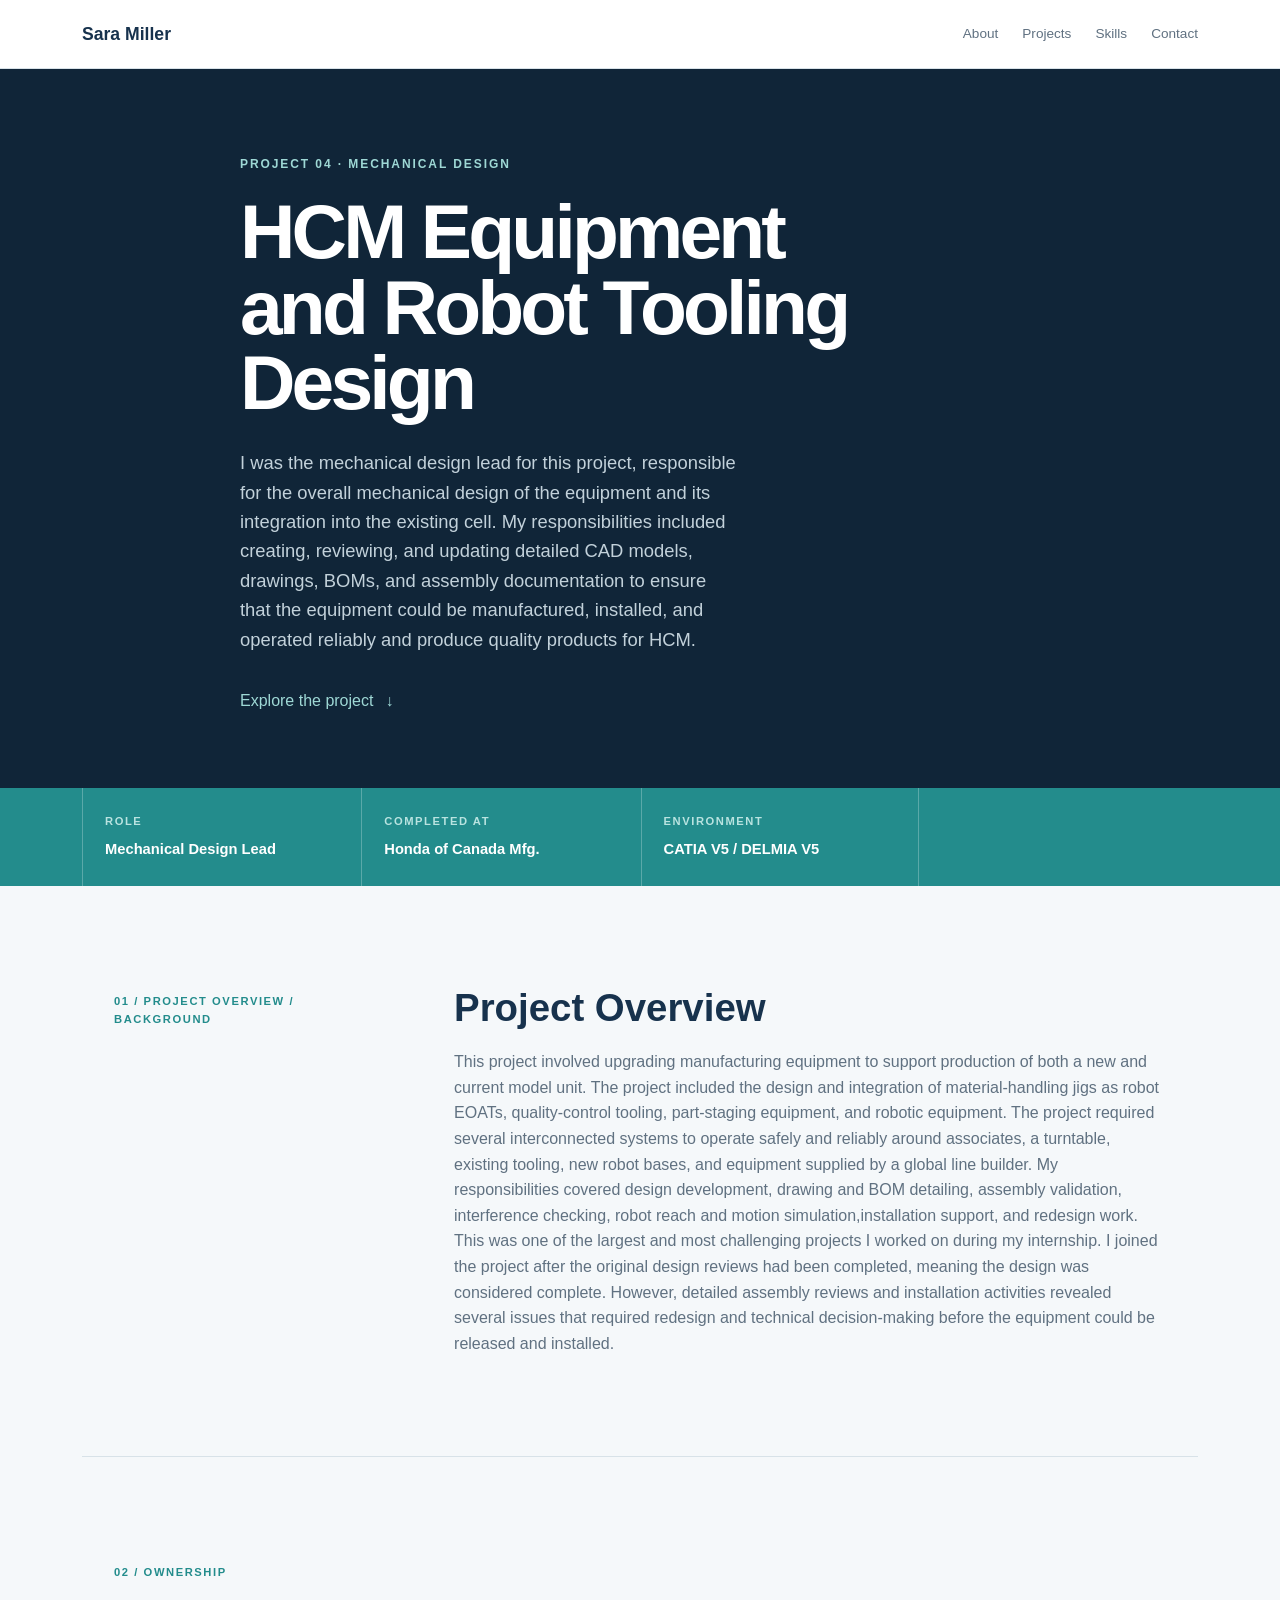
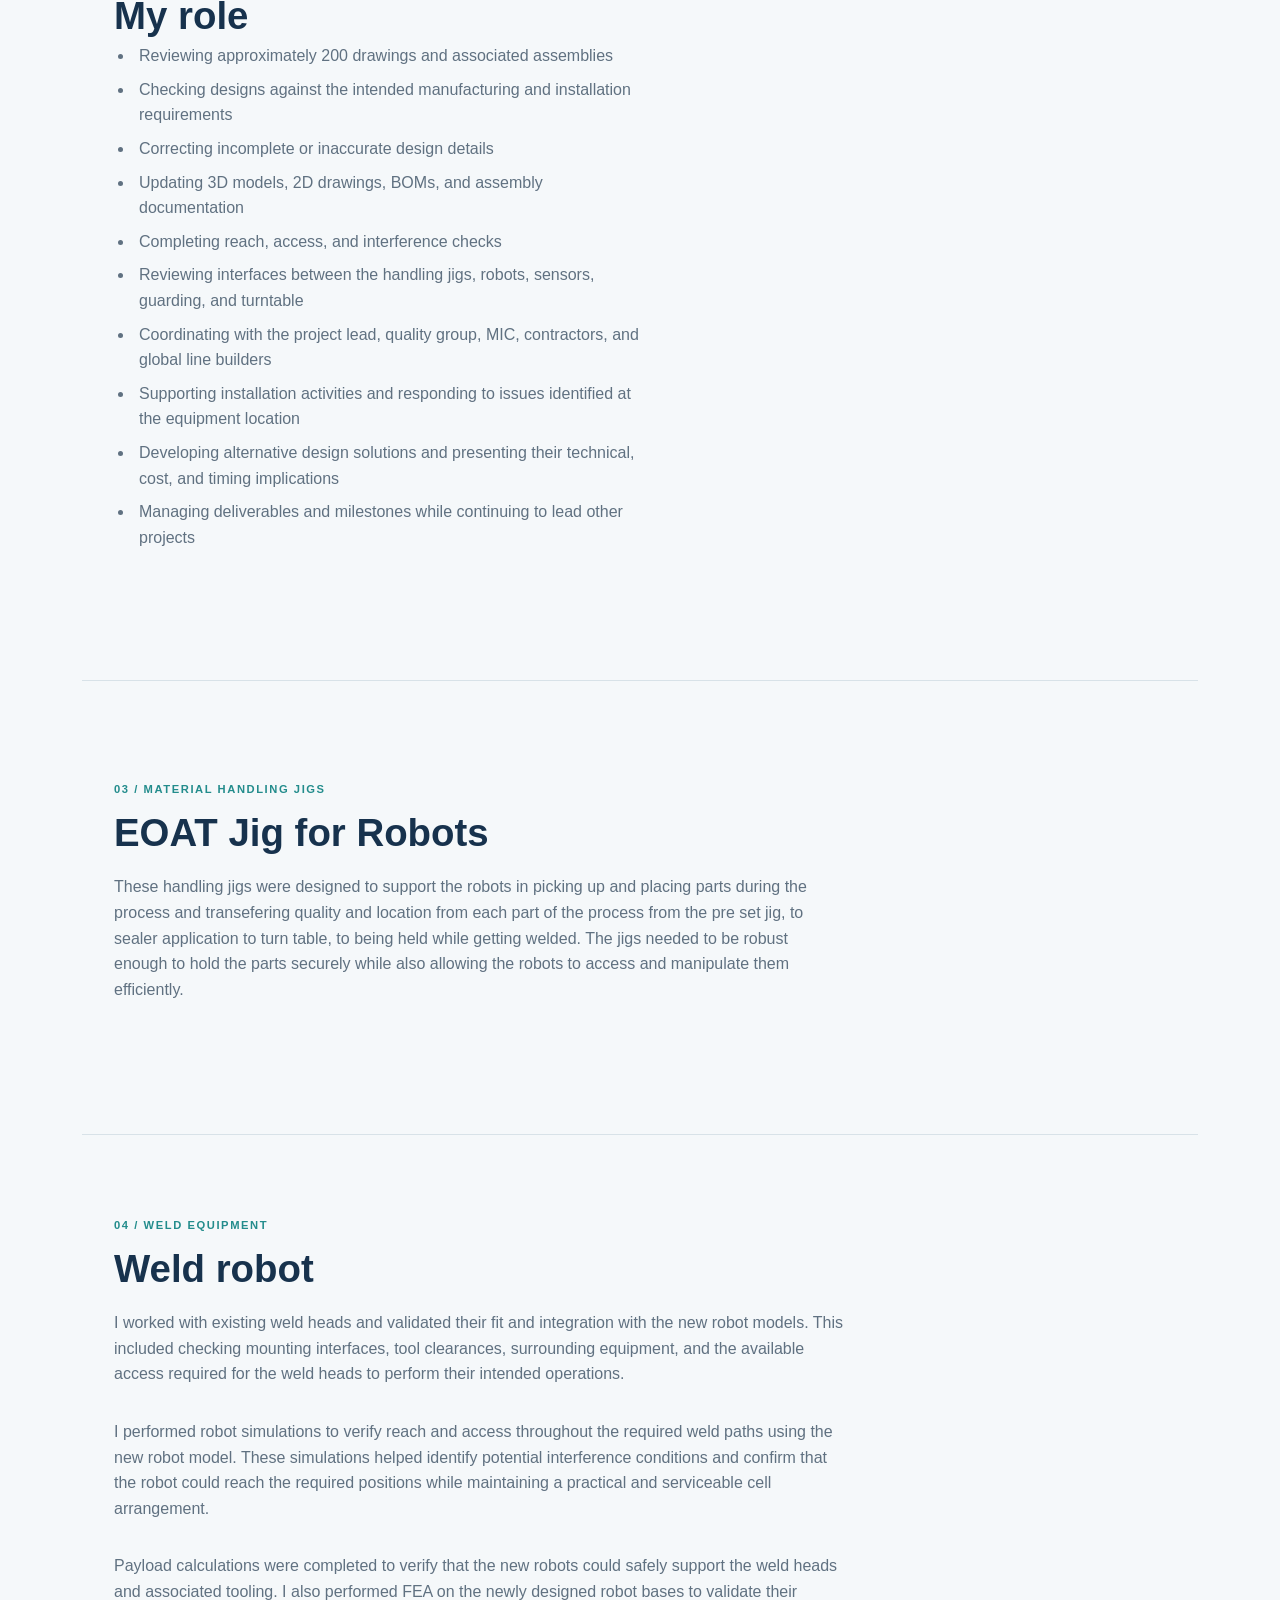
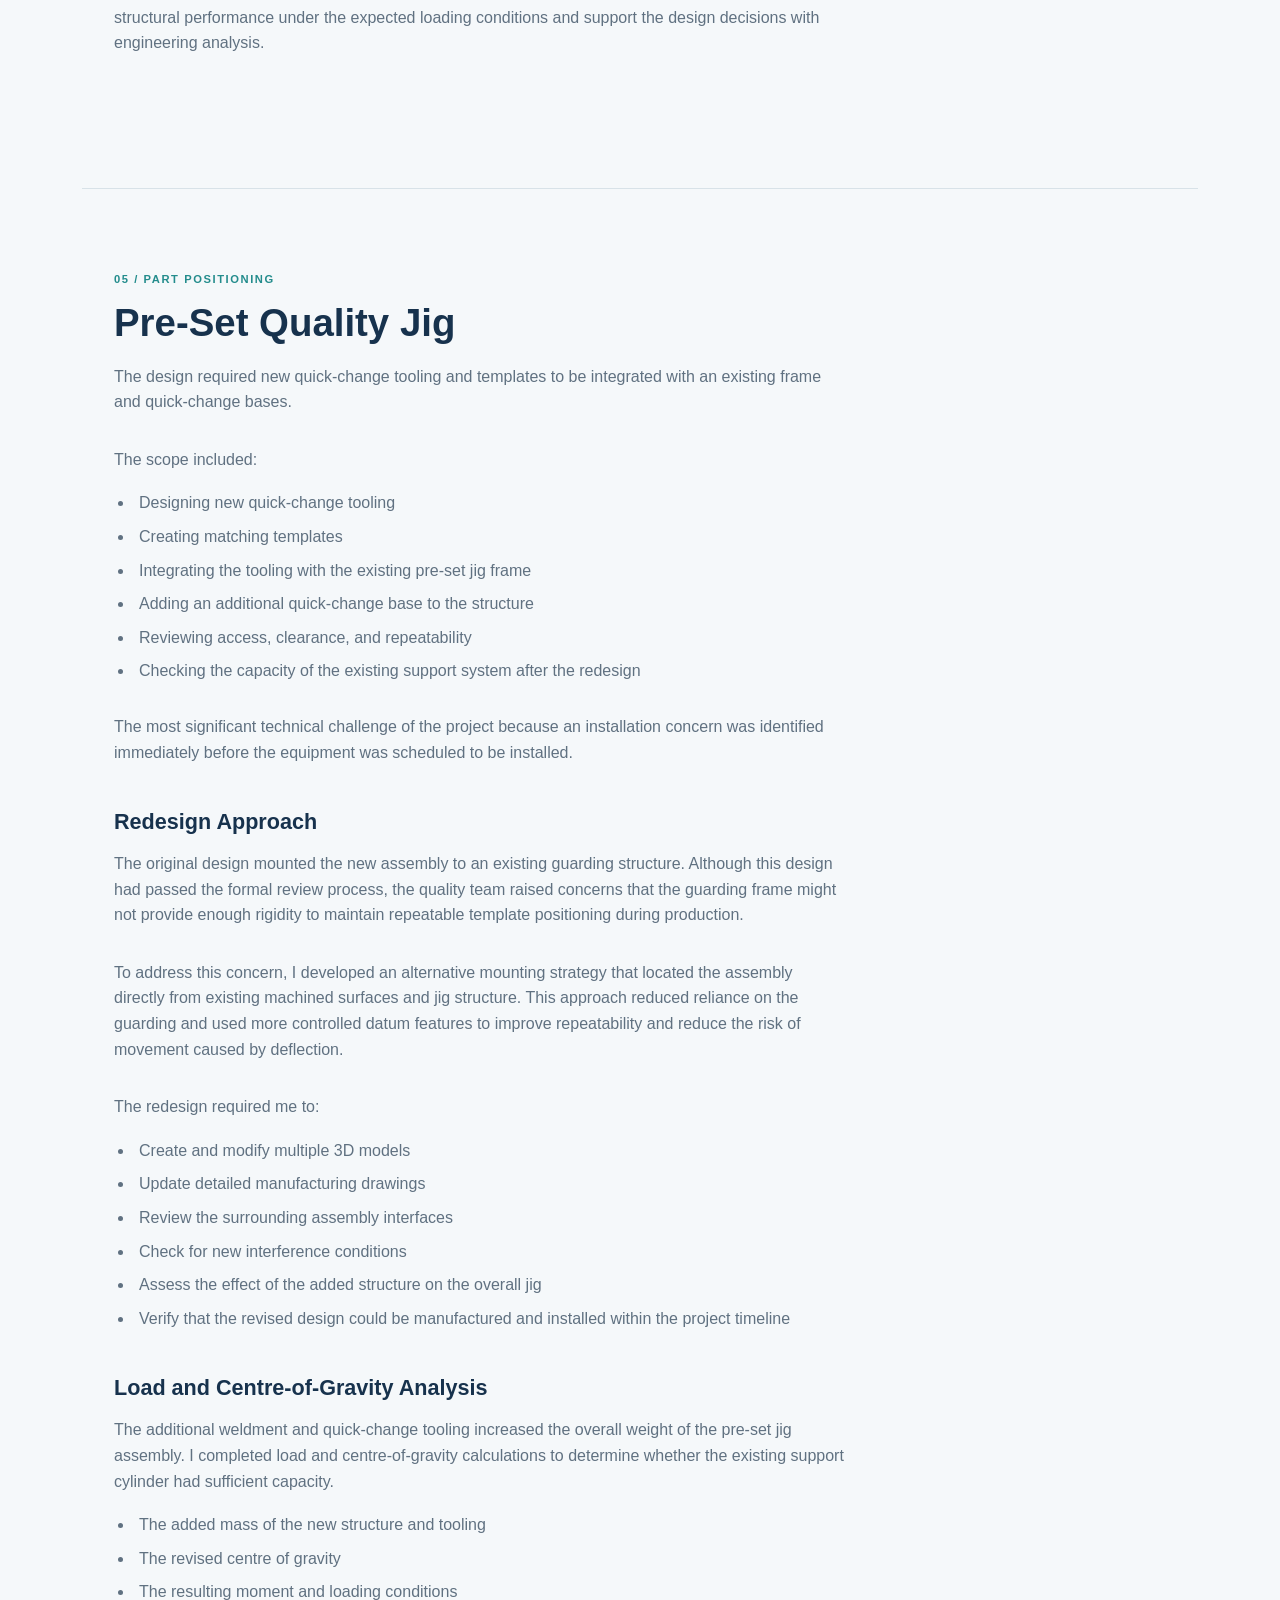
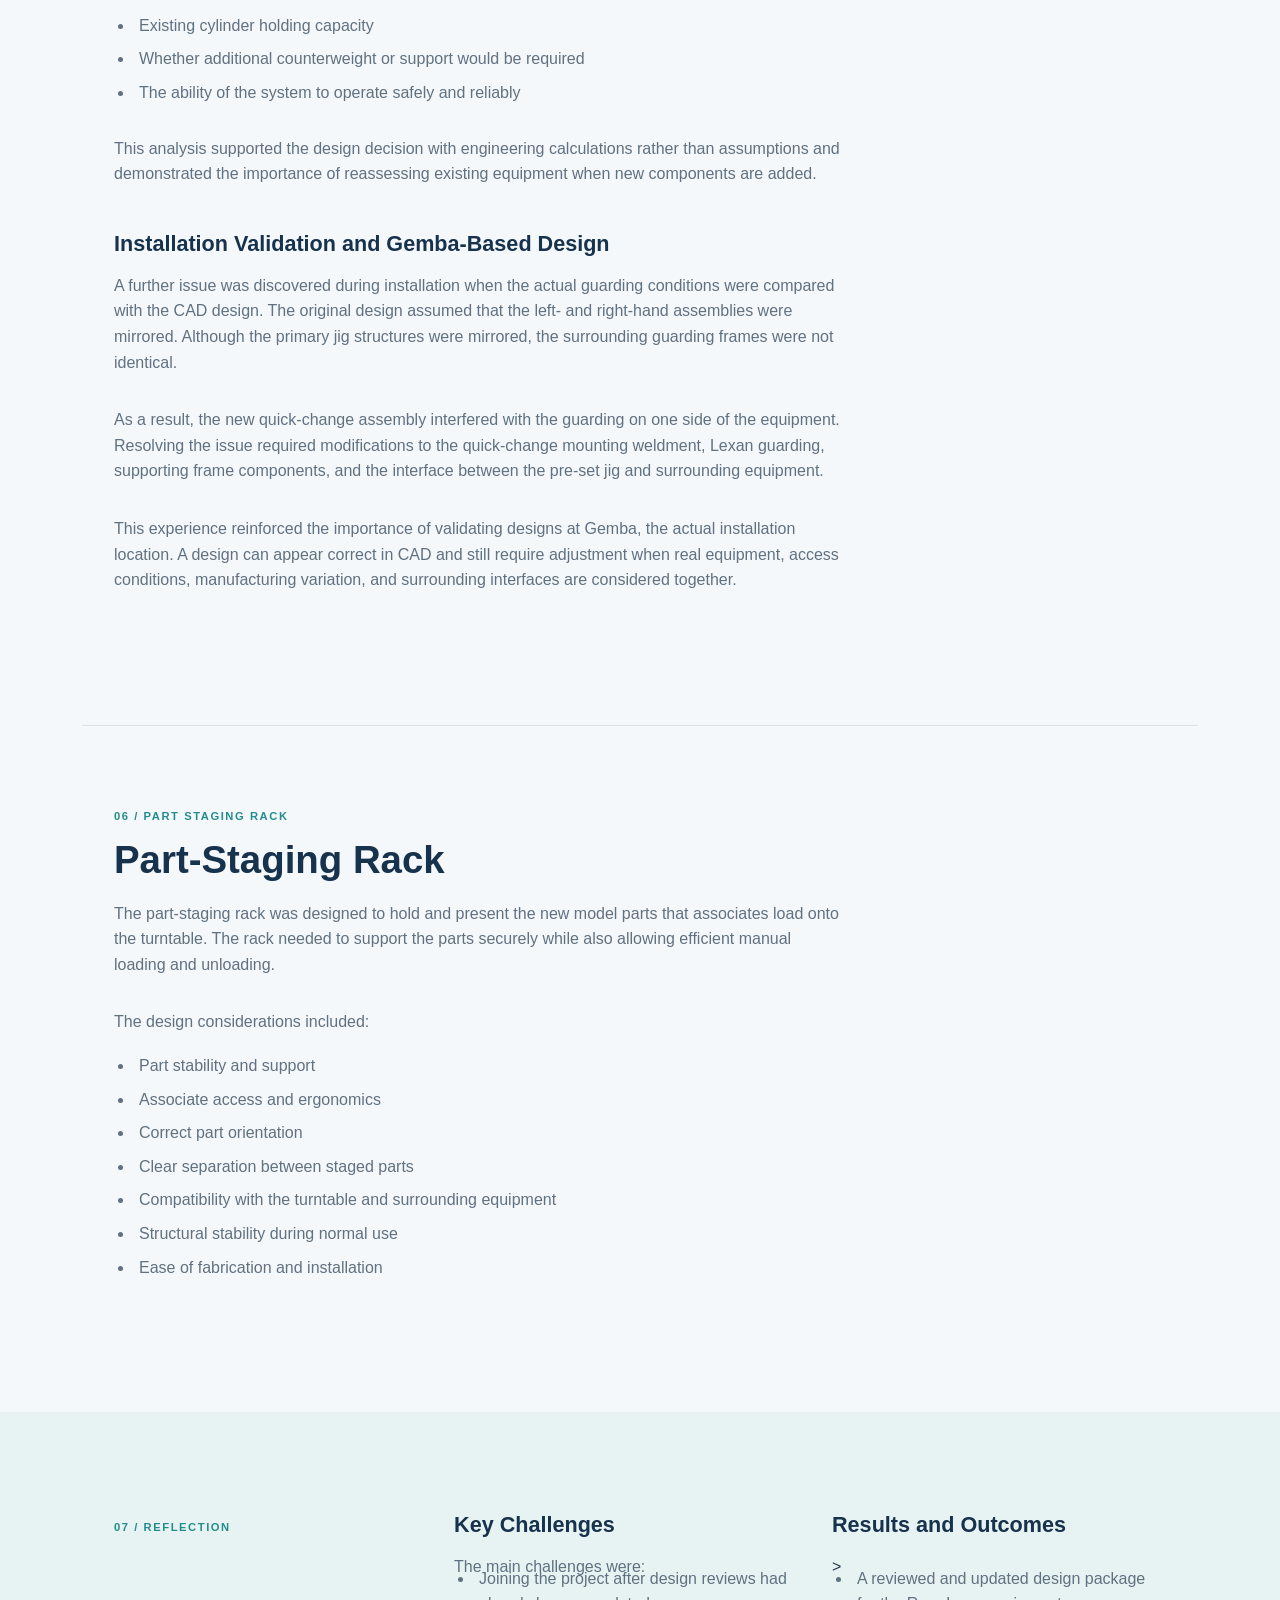
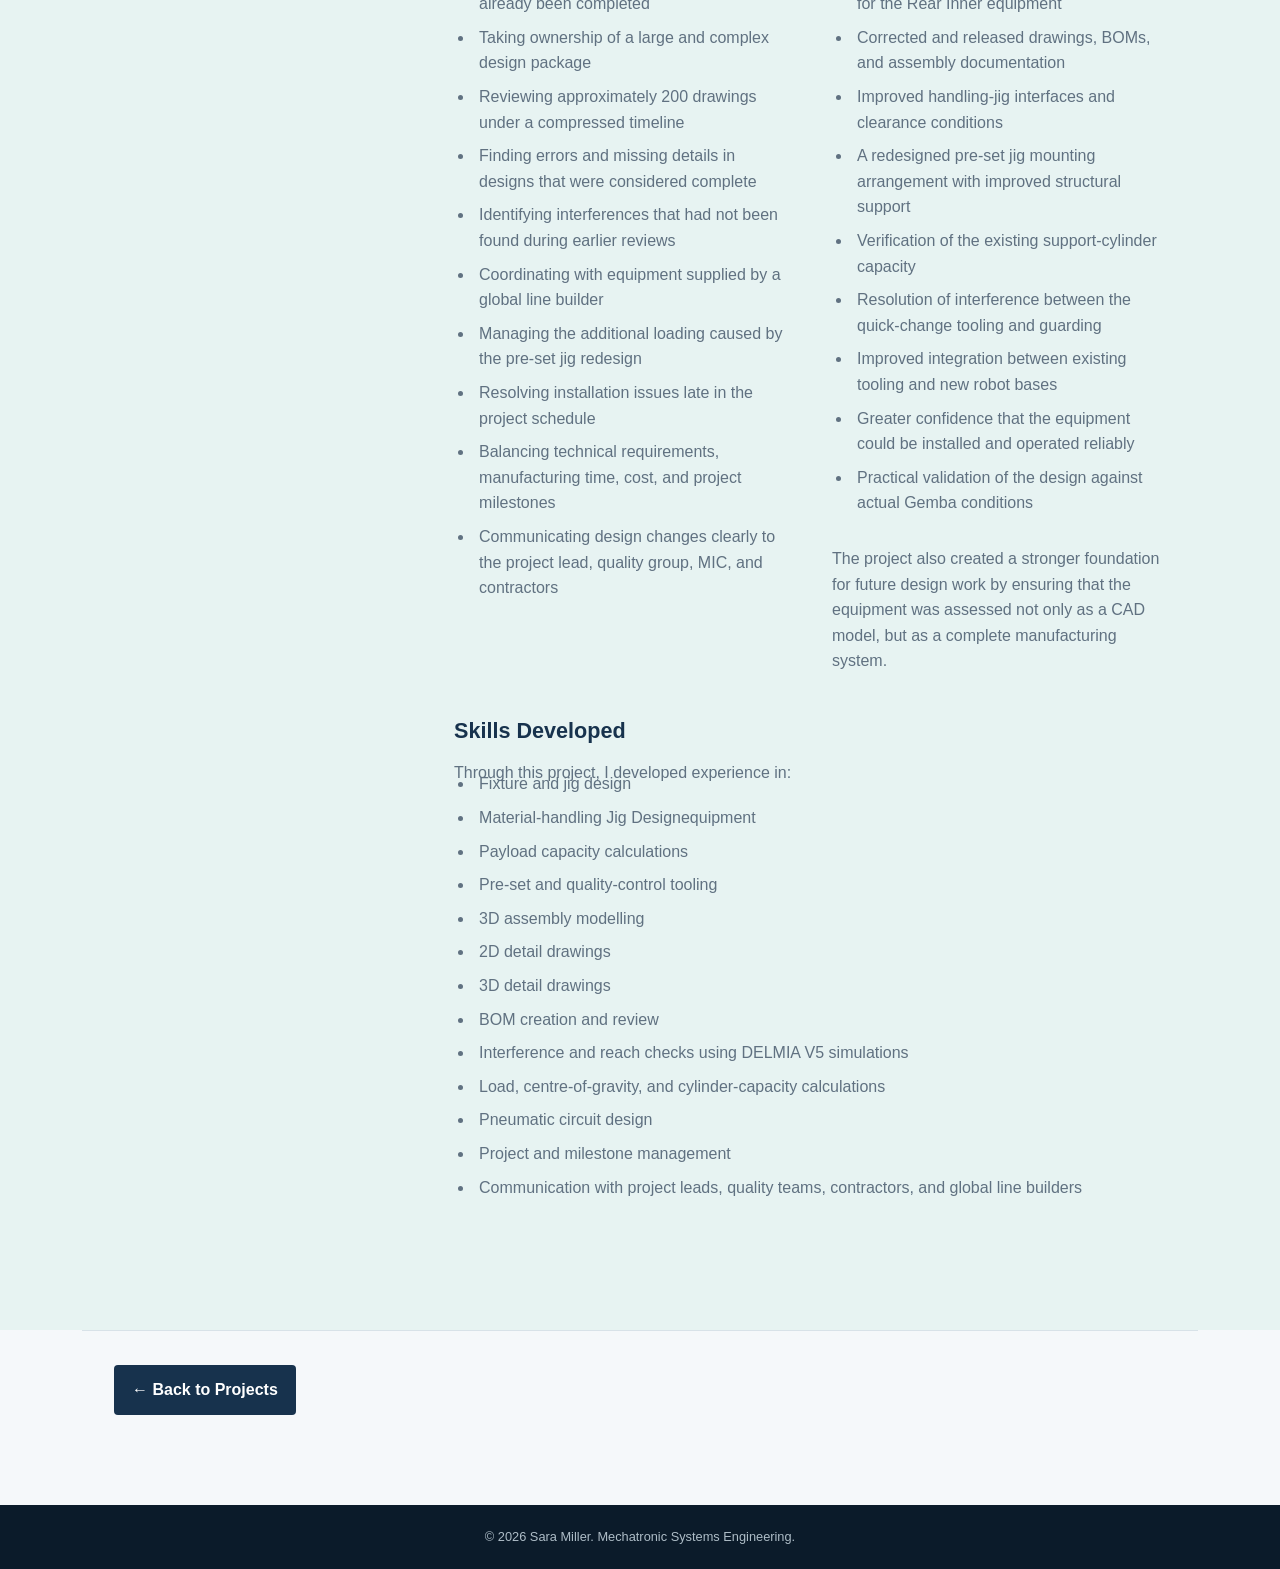
<file: Projects/hcm-weld-cell-design.html>
<!DOCTYPE html>
<html lang="en">
<head>
    <meta charset="UTF-8">
    <meta name="viewport" content="width=device-width, initial-scale=1.0">
    <title>HCM Equipment and Robot Tooling Design | Sara Miller</title>
    <link rel="stylesheet" href="../style.css">
</head>

<body>

    <header>
        <nav class="navbar">
            <a href="../index.html" class="logo">Sara Miller</a>

            <div class="nav-links">
                <a href="../index.html#about">About</a>
                <a href="../index.html#projects">Projects</a>
                <a href="../index.html#skills">Skills</a>
                <a href="../index.html#contact">Contact</a>
            </div>
        </nav>
    </header>

    <main class="project-detail">

        <section class="project-hero">
            <div class="project-detail-content project-detail-content--text-only">
                <div class="project-hero-copy">
                    <p class="eyebrow">PROJECT 04 · MECHANICAL DESIGN</p>
                    <h1>HCM Equipment and Robot Tooling Design</h1>
                    <p class="project-role">  I was the mechanical design lead for this project, responsible for the 
                        overall mechanical design of the equipment and its integration into the existing cell. 
                        My responsibilities included creating, reviewing, and updating detailed CAD models, drawings, 
                        BOMs, and assembly documentation to ensure that the equipment could be manufactured, installed, and operated reliably and produce quality products for HCM.
</p>
                    <a href="#overview" class="text-link">Explore the project <span aria-hidden="true">↓</span></a>
                </div>

            </div>
        </section>

        <section class="project-facts" aria-label="Project facts">
            <div><span>Role</span><strong>Mechanical Design Lead</strong></div>
            <div><span>Completed at</span><strong>Honda of Canada Mfg.
                
            </strong></div>
            <div><span>Environment</span><strong>CATIA V5 / DELMIA V5</strong></div>
        </section>

        <section class="detail-section detail-intro" id="overview">
            <div class="section-label">01 / Project overview / background</div>
            <div>
                <h2>Project Overview</h2>
                <p>
                    This project involved upgrading manufacturing equipment to support production of both a new and current model unit.
                     The project included the design and integration of material-handling jigs as robot EOATs, 
                    quality-control tooling, part-staging equipment, and robotic equipment.

                    The project required several interconnected systems to operate safely and reliably around associates, 
                    a turntable, existing tooling, new robot bases, and equipment supplied by a global line builder.
                     My responsibilities covered design development, drawing and BOM detailing, assembly validation, 
                     interference checking, robot reach and motion simulation,installation support, and redesign work.

                        This was one of the largest and most challenging projects I worked on during my internship.
                        I joined the project after the original design reviews had been completed, meaning the design was considered complete. 
                        However, detailed assembly reviews and installation activities revealed several
                        issues that required redesign and technical decision-making before the equipment could be released and installed.
            </div>
        </section>

        <section class="detail-section detail-grid detail-split-section">
            <div>
                <div class="section-label">02 / Ownership</div>
                <h2>My role</h2>
                <p>
                </p>
                <ul class="detail-bullets">
                    <li>Reviewing approximately 200 drawings and associated assemblies</li>
                    <li>Checking designs against the intended manufacturing and installation requirements</li>
                    <li>Correcting incomplete or inaccurate design details</li>
                    <li>Updating 3D models, 2D drawings, BOMs, and assembly documentation</li>
                    <li>Completing reach, access, and interference checks</li>
                    <li>Reviewing interfaces between the handling jigs, robots, sensors, guarding, and turntable</li>
                    <li>Coordinating with the project lead, quality group, MIC, contractors, and global line builders</li>
                    <li>Supporting installation activities and responding to issues identified at the equipment location</li>
                    <li>Developing alternative design solutions and presenting their technical, cost, and timing implications</li>
                    <li>Managing deliverables and milestones while continuing to lead other projects</li>
                </ul>
            </div>
        </section>

        <section class="detail-section equipment-section">
            <div class="section-label">03 / Material Handling Jigs</div>
            <h2>EOAT Jig for Robots</h2>
            <p class="section-description">
                These handling jigs were designed to support the robots in picking up and placing parts during the process and transefering quality and location from each part of the process from the pre set jig, to sealer application to turn table, to being held while getting welded. 
                The jigs needed to be robust enough to hold the parts securely while also allowing the robots to access and manipulate them efficiently.
            </p>
        </section>

        <section class="detail-section equipment-section equipment-section-bordered">
            <div class="section-label">04 / Weld equipment</div>
            <h2>Weld robot</h2>
            <p class="section-description">
                I worked with existing weld heads and validated their fit and integration with the new robot models. This included checking mounting interfaces, tool clearances, surrounding equipment, and the available access required for the weld heads to perform their intended operations.
            </p>
            <p class="section-description">
                I performed robot simulations to verify reach and access throughout the required weld paths using the new robot model. These simulations helped identify potential interference conditions and confirm that the robot could reach the required positions while maintaining a practical and serviceable cell arrangement.
            </p>
            <p class="section-description">
                Payload calculations were completed to verify that the new robots could safely support the weld heads and associated tooling. I also performed FEA on the newly designed robot bases to validate their structural performance under the expected loading conditions and support the design decisions with engineering analysis.
            </p>
        </section>

        <section class="detail-section equipment-section equipment-section-bordered">
            <div class="section-label">05 / Part positioning</div>
            <h2>Pre-Set Quality Jig</h2>
            <p class="section-description">
                The design required new quick-change tooling and templates to be integrated with an existing frame and quick-change bases.
            </p>
            <p class="section-description">The scope included:</p>
            <ul class="detail-bullets">
                <li>Designing new quick-change tooling</li>
                <li>Creating matching templates</li>
                <li>Integrating the tooling with the existing pre-set jig frame</li>
                <li>Adding an additional quick-change base to the structure</li>
                <li>Reviewing access, clearance, and repeatability</li>
                <li>Checking the capacity of the existing support system after the redesign</li>
            </ul>
            <p class="section-description">
                The  most significant technical challenge of the project because an installation concern was identified immediately before the equipment was scheduled to be installed.
            </p>
            <h3>Redesign Approach</h3>
            <p class="section-description">
                The original design mounted the new  assembly to an existing guarding structure. Although this design had passed the formal review process, the quality team raised concerns that the guarding frame might not provide enough rigidity to maintain repeatable template positioning during production.
            </p>
            <p class="section-description">
                To address this concern, I developed an alternative mounting strategy that located the assembly directly from existing machined surfaces and jig structure. This approach reduced reliance on the guarding and used more controlled datum features to improve repeatability and reduce the risk of movement caused by deflection.
            </p>
            <p class="section-description">The redesign required me to:</p>
            <ul class="detail-bullets">
                <li>Create and modify multiple 3D models</li>
                <li>Update detailed manufacturing drawings</li>
                <li>Review the surrounding assembly interfaces</li>
                <li>Check for new interference conditions</li>
                <li>Assess the effect of the added structure on the overall jig</li>
                <li>Verify that the revised design could be manufactured and installed within the project timeline</li>
            </ul>

            <h3>Load and Centre-of-Gravity Analysis</h3>
            <p class="section-description">
                The additional weldment and quick-change tooling increased the overall weight of the pre-set jig assembly. I completed load and centre-of-gravity calculations to determine whether the existing support cylinder had sufficient capacity.
            </p>
            <ul class="detail-bullets">
                <li>The added mass of the new structure and tooling</li>
                <li>The revised centre of gravity</li>
                <li>The resulting moment and loading conditions</li>
                <li>Existing cylinder holding capacity</li>
                <li>Whether additional counterweight or support would be required</li>
                <li>The ability of the system to operate safely and reliably</li>
            </ul>
            <p class="section-description">
                This analysis supported the design decision with engineering calculations rather than assumptions and demonstrated the importance of reassessing existing equipment when new components are added.
            </p>

            <h3>Installation Validation and Gemba-Based Design</h3>
            <p class="section-description">
                A further issue was discovered during installation when the actual guarding conditions were compared with the CAD design. The original design assumed that the left- and right-hand assemblies were mirrored. Although the primary jig structures were mirrored, the surrounding guarding frames were not identical.
            </p>
            <p class="section-description">
                As a result, the new quick-change assembly interfered with the guarding on one side of the equipment. Resolving the issue required modifications to the quick-change mounting weldment, Lexan guarding, supporting frame components, and the interface between the pre-set jig and surrounding equipment.
            </p>
            <p class="section-description">
                This experience reinforced the importance of validating designs at Gemba, the actual installation location. A design can appear correct in CAD and still require adjustment when real equipment, access conditions, manufacturing variation, and surrounding interfaces are considered together.
            </p>
        </section>

        <section class="detail-section equipment-section equipment-section-bordered">
            <div class="section-label">06 / Part Staging Rack</div>
            <h2>Part-Staging Rack</h2>
            <p class="section-description">
                The part-staging rack was designed to hold and present the new model parts that associates load onto the turntable. The rack needed to support the parts securely while also allowing efficient manual loading and unloading.
            </p>
            <p class="section-description">The design considerations included:</p>
            <ul class="detail-bullets">
                <li>Part stability and support</li>
                <li>Associate access and ergonomics</li>
                <li>Correct part orientation</li>
                <li>Clear separation between staged parts</li>
                <li>Compatibility with the turntable and surrounding equipment</li>
                <li>Structural stability during normal use</li>
                <li>Ease of fabrication and installation</li>
            </ul>
            <p class="section-description">
            </p>
        </section>

        <section class="detail-section detail-outcome">
            <div class="section-label">07 / Reflection</div>
            <div>
                <div class="reflection-columns">
                    <div>
                        <h3>Key Challenges</h3>
                        <p>The main challenges were:</p>
                        <ul class="detail-bullets">
                           <p></p><li>Joining the project after design reviews had already been completed</li>
                            <li>Taking ownership of a large and complex design package</li>
                            <li>Reviewing approximately 200 drawings under a compressed timeline</li>
                            <li>Finding errors and missing details in designs that were considered complete</li>
                            <li>Identifying interferences that had not been found during earlier reviews</li>
                            <li>Coordinating with equipment supplied by a global line builder</li>
                            <li>Managing the additional loading caused by the pre-set jig redesign</li>
                            <li>Resolving installation issues late in the project schedule</li>
                            <li>Balancing technical requirements, manufacturing time, cost, and project milestones</li>
                            <li>Communicating design changes clearly to the project lead, quality group, MIC, and contractors</li>
                        </ul>
                    </div>

                    <div>
                        <h3>Results and Outcomes</h3>
                        >
                        <ul class="detail-bullets">
                             <p></p>
                            <li>A reviewed and updated design package for the Rear Inner equipment</li>
                            <li>Corrected and released drawings, BOMs, and assembly documentation</li>
                            <li>Improved handling-jig interfaces and clearance conditions</li>
                            <li>A redesigned pre-set jig mounting arrangement with improved structural support</li>
                            <li>Verification of the existing support-cylinder capacity</li>
                            <li>Resolution of interference between the quick-change tooling and guarding</li>
                            <li>Improved integration between existing tooling and new robot bases</li>
                            <li>Greater confidence that the equipment could be installed and operated reliably</li>
                            <li>Practical validation of the design against actual Gemba conditions</li>
                        </ul>
                        <p>
                            The project also created a stronger foundation for future design work by ensuring that the equipment was assessed not only as a CAD model, but as a complete manufacturing system.
                        </p>
                    </div>
                </div>

                <h3>Skills Developed</h3>
                <p>Through this project, I developed experience in:</p>
                <ul class="detail-bullets">
                     <p></p>
                    <li> Fixture and jig design</li>
                    <li>Material-handling Jig Designequipment</li>
                    <li>Payload capacity calculations</li>
                    <li>Pre-set and quality-control tooling</li>
                    <li>3D assembly modelling</li>
                    <li>2D detail drawings</li>
                    <li>3D detail drawings</li>
                    <li>BOM creation and review</li>
                    <li>Interference and reach checks using DELMIA V5 simulations</li>
                    <li>Load, centre-of-gravity, and cylinder-capacity calculations</li>
        
                    <li>Pneumatic circuit design</li>
                   
                    <li>Project and milestone management</li>
                    <li>Communication with project leads, quality teams, contractors, and global line builders</li>
                </ul>
            </div>
        </section>

        <div class="back-link-container">
            <a href="../index.html#projects" class="button primary-button">
                ← Back to Projects
            </a>
        </div>

    </main>

    <footer>
        <p>© 2026 Sara Miller. Mechatronic Systems Engineering.</p>
    </footer>

    <script src="../image-viewer.js"></script>

</body>
</html>
</file>
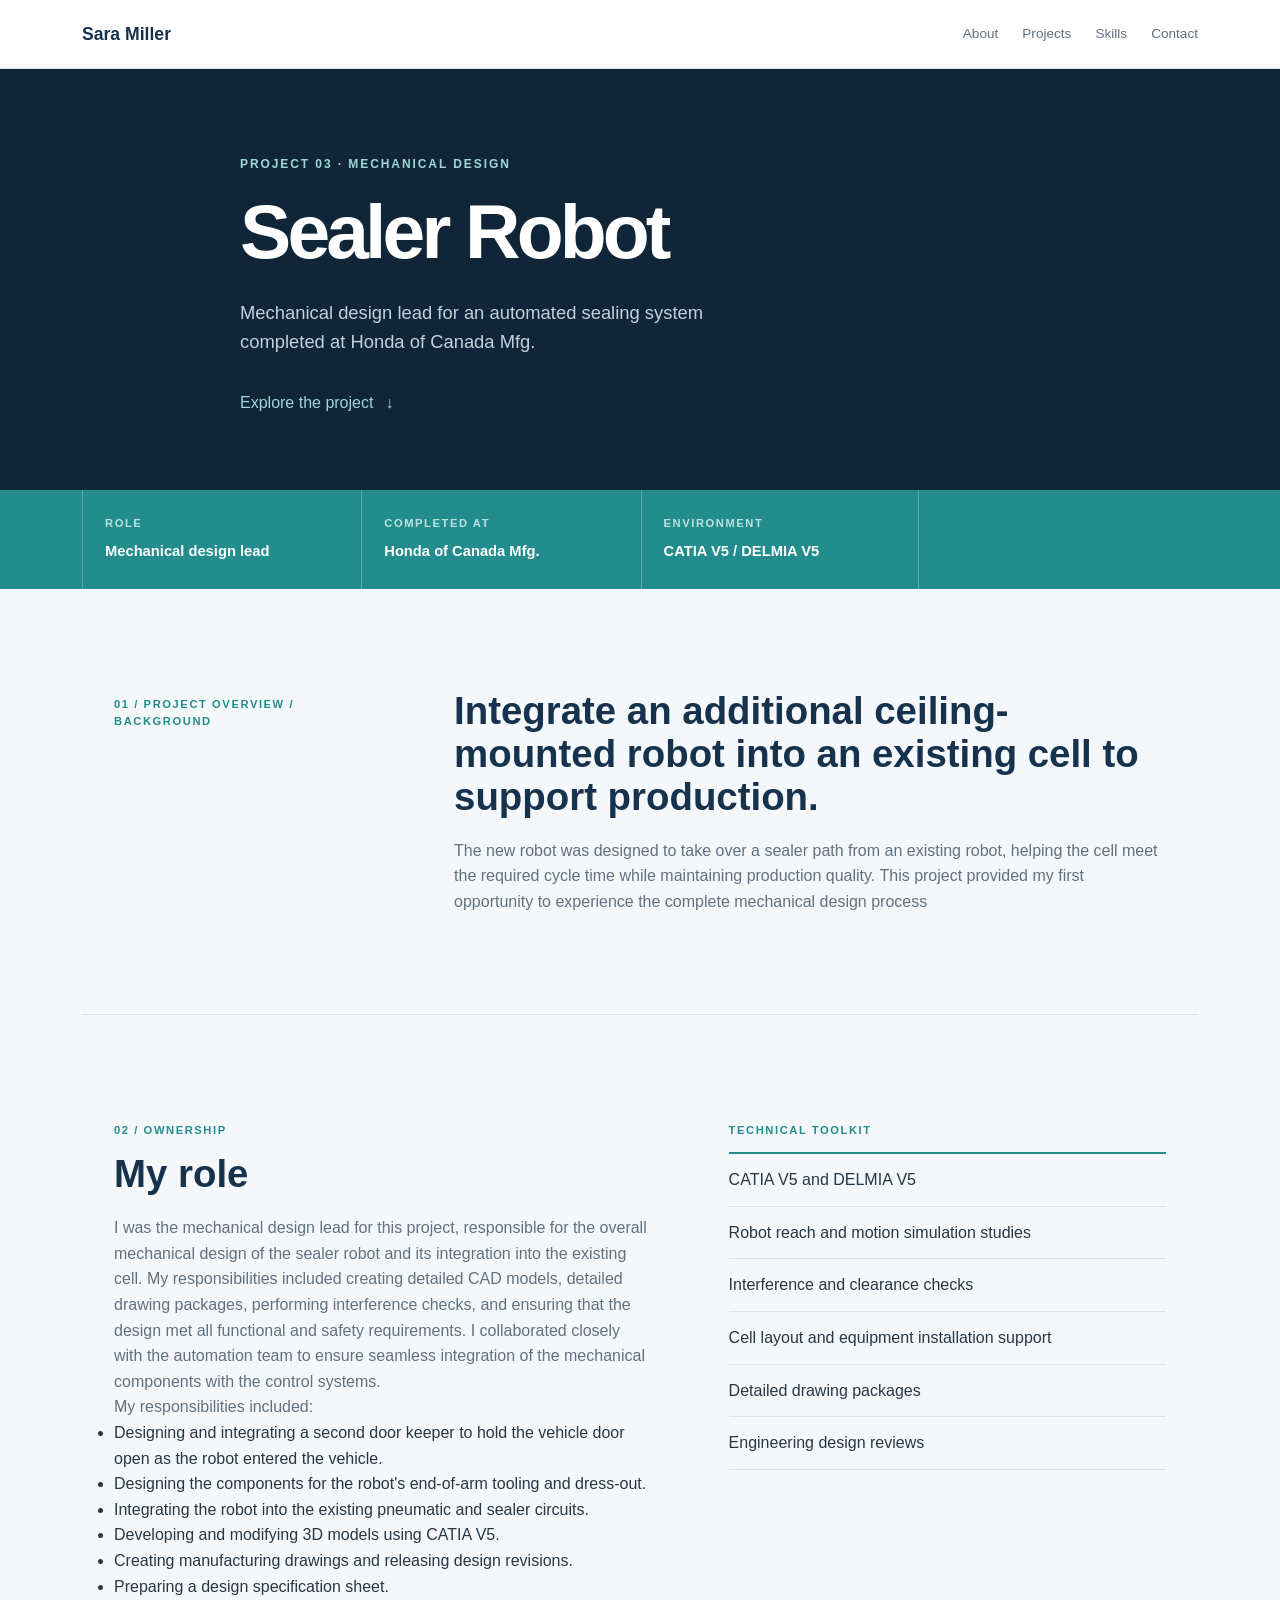
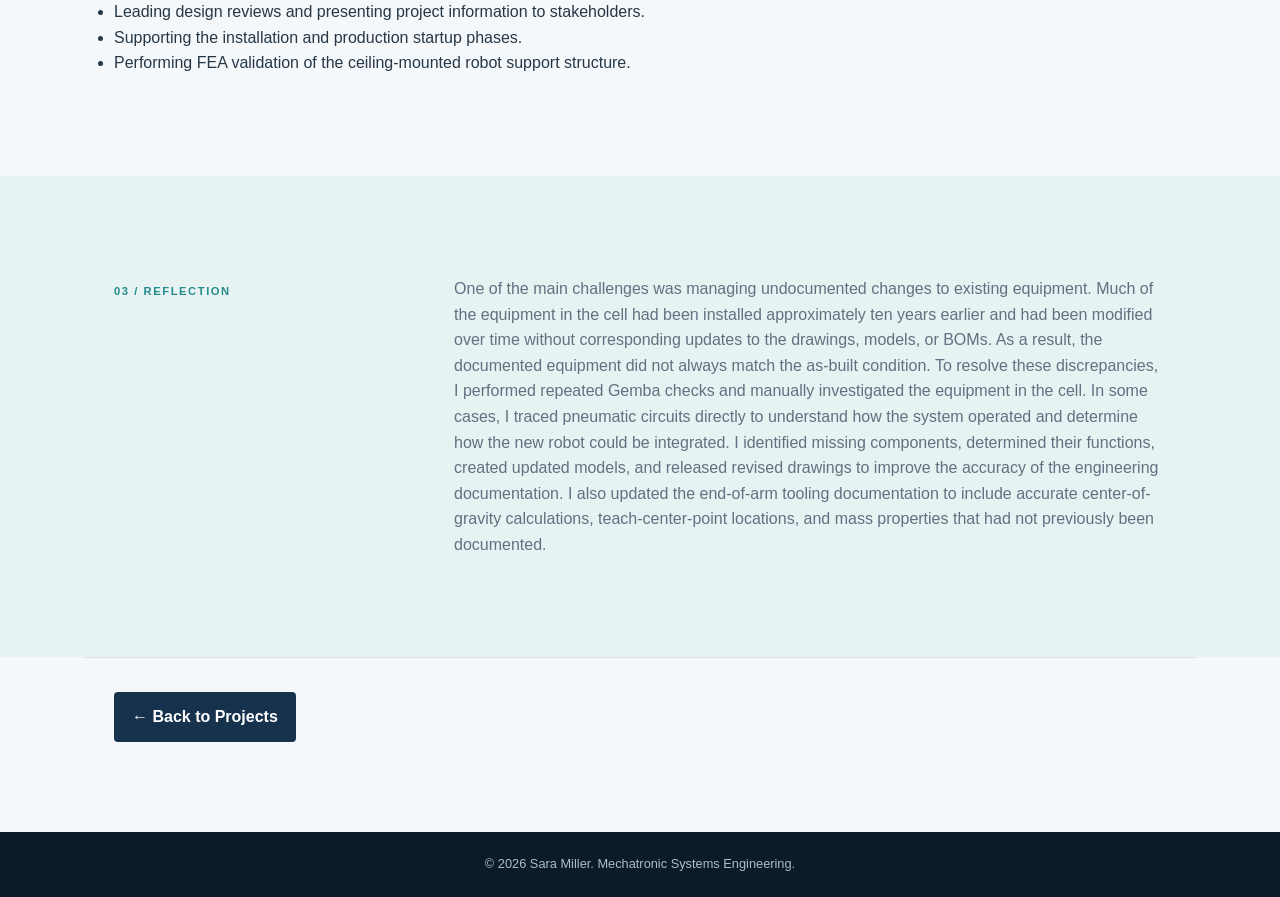
<file: Projects/sealer-robot.html>
<!DOCTYPE html>
<html lang="en">
<head>
    <meta charset="UTF-8">
    <meta name="viewport" content="width=device-width, initial-scale=1.0">
    <title>Sealer Robot | Sara Miller</title>
    <link rel="stylesheet" href="../style.css">
</head>

<body>

    <header>
        <nav class="navbar">
            <a href="../index.html" class="logo">Sara Miller</a>

            <div class="nav-links">
                <a href="../index.html#about">About</a>
                <a href="../index.html#projects">Projects</a>
                <a href="../index.html#skills">Skills</a>
                <a href="../index.html#contact">Contact</a>
            </div>
        </nav>
    </header>

    <main class="project-detail">

        <section class="project-hero">
            <div class="project-detail-content project-detail-content--text-only">
                <div class="project-hero-copy">
                    <p class="eyebrow">PROJECT 03 · MECHANICAL DESIGN</p>
                    <h1>Sealer Robot</h1>
                    <p class="project-role">Mechanical design lead for an automated sealing system completed at Honda of Canada Mfg.</p>
                    <a href="#overview" class="text-link">Explore the project <span aria-hidden="true">↓</span></a>
                </div>

            </div>
        </section>

        <section class="project-facts" aria-label="Project facts">
            <div><span>Role</span><strong>Mechanical design lead</strong></div>
            <div><span>Completed at</span><strong>Honda of Canada Mfg.</strong></div>
            <div><span>Environment</span><strong>CATIA V5 / DELMIA V5</strong></div>
            
        </section>

        <section class="detail-section detail-intro" id="overview">
            <div class="section-label">01 / Project overview / background</div>
            <div>
                <h2>Integrate an additional ceiling-mounted robot into an existing cell to support production.</h2>
                <p>
                    The new robot was designed to take over a sealer path from an existing robot, helping the cell meet the required cycle time while maintaining production quality. 
                    This project provided my first opportunity to experience the complete mechanical design process
                </p>
            </div>
        </section>

        <section class="detail-section detail-grid detail-split-section">
            <div>
                <div class="section-label">02 / Ownership</div>
                <h2>My role</h2>
                <p>
                    I was the mechanical design lead for this project, responsible for the overall mechanical design of the sealer robot and 
                    its integration into the existing cell. My responsibilities included creating detailed CAD models, detailed drawing packages,
                    performing interference checks, and ensuring that the design met all functional and safety requirements.
                     I collaborated closely with the automation team to ensure seamless integration of the mechanical components with 
                     the control systems.
                </p>
                <p>My responsibilities included:</p>
                <ul>
                    <li>Designing and integrating a second door keeper to hold the vehicle door open as the robot entered the vehicle.</li>
                    <li>Designing the components for the robot's end-of-arm tooling and dress-out.</li>
                    <li>Integrating the robot into the existing pneumatic and sealer circuits.</li>
                    <li>Developing and modifying 3D models using CATIA V5.</li>
                    <li>Creating manufacturing drawings and releasing design revisions.</li>
                    <li>Preparing a design specification sheet.</li>
                    <li>Leading design reviews and presenting project information to stakeholders.</li>
                    <li>Supporting the installation and production startup phases.</li>
                    <li>Performing FEA validation of the ceiling-mounted robot support structure.</li>
                </ul>
            </div>
            <div class="technical-list">
                <div class="section-label">Technical toolkit</div>
                <ul>
                    <li>CATIA V5 and DELMIA V5</li>
                    <li>Robot reach and motion simulation studies</li>
                    <li>Interference and clearance checks</li>
                    <li>Cell layout and equipment installation support</li>
                    <li>Detailed drawing packages</li>
                    <li>Engineering design reviews</li>
                </ul>
            </div>
        </section>

        <section class="detail-section detail-outcome">
            <div class="section-label">03 / Reflection</div>
            <div>
                <p>
                   One of the main challenges was managing undocumented changes to existing equipment. Much of the equipment in the 
                   cell had been installed approximately ten years earlier and had been modified over time without corresponding updates
                    to the drawings, models, or BOMs.

                    As a result, the documented equipment did not always match the as-built condition. 
                    To resolve these discrepancies, I performed repeated Gemba checks and manually investigated the equipment in the cell. 
                    In some cases, I traced pneumatic circuits directly to understand how the system operated and determine how the new robot could be integrated.

                        I identified missing components, determined their functions,
                     created updated models, and released revised drawings to improve the accuracy of the engineering documentation. 
                     I also updated the end-of-arm tooling documentation to include accurate center-of-gravity calculations, teach-center-point locations,
                        and mass properties that had not previously been documented.
                </p>
            </div>
        </section>

        <div class="back-link-container">
            <a href="../index.html#projects" class="button primary-button">
                ← Back to Projects
            </a>
        </div>

    </main>

    <footer>
        <p>© 2026 Sara Miller. Mechatronic Systems Engineering.</p>
    </footer>

    <script src="../image-viewer.js"></script>

</body>
</html>
</file>
<file: style.css>
/* ------------------------------
   Color Variables
------------------------------ */

:root {
    --navy: #17324d;
    --dark-navy: #102538;
    --teal: #238c8c;
    --light-teal: #e7f3f2;
    --background: #f5f8fa;
    --white: #ffffff;
    --text: #263746;
    --muted-text: #607181;
    --border: #d8e2e8;
    --shadow: 0 8px 24px rgba(23, 50, 77, 0.09);
}


/* ------------------------------
   General Styles
------------------------------ */

* {
    box-sizing: border-box;
    margin: 0;
    padding: 0;
}

html {
    scroll-behavior: smooth;
}

body {
    background: var(--background);
    color: var(--text);
    font-family: Arial, Helvetica, sans-serif;
    line-height: 1.6;
}

img {
    display: block;
    max-width: 100%;
}

.image-link {
    cursor: zoom-in;
    display: block;
}

.image-link:focus-visible {
    outline: 3px solid var(--teal);
    outline-offset: 4px;
}

.image-viewer {
    align-items: center;
    background: rgba(11, 27, 42, 0.9);
    display: flex;
    inset: 0;
    justify-content: center;
    opacity: 0;
    padding: 40px;
    pointer-events: none;
    position: fixed;
    transition: opacity 0.2s ease;
    visibility: hidden;
    z-index: 20;
}

.image-viewer.is-open {
    opacity: 1;
    pointer-events: auto;
    visibility: visible;
}

.image-viewer-image {
    max-height: calc(100vh - 80px);
    max-width: min(1100px, 100%);
    object-fit: contain;
}

.image-viewer-close {
    background: var(--white);
    border: none;
    border-radius: 50%;
    color: var(--navy);
    cursor: pointer;
    font-size: 1rem;
    font-weight: 700;
    height: 42px;
    position: absolute;
    right: 24px;
    top: 24px;
    width: 42px;
}

.image-viewer-close:hover,
.image-viewer-close:focus {
    background: var(--teal);
    color: var(--white);
}

a {
    color: inherit;
}

.section {
    max-width: 1180px;
    margin: 0 auto;
    padding: 100px 32px;
}

.eyebrow {
    color: var(--teal);
    font-size: 0.75rem;
    font-weight: 700;
    letter-spacing: 0.16em;
    text-transform: uppercase;
}


/* ------------------------------
   Hero Section
------------------------------ */

.hero {
    background:
        linear-gradient(rgba(16, 37, 56, 0.94), rgba(23, 50, 77, 0.94)),
        url("images/hero-background.jpg") center / cover;
    border-top: 6px solid var(--teal);
    color: var(--white);
    min-height: 470px;
    display: flex;
    align-items: center;
    justify-content: center;
    text-align: center;
    padding: 70px 24px;
}

.hero-content {
    max-width: 900px;
}

.hero .eyebrow {
    color: #9ed8d5;
    margin-bottom: 18px;
}

.hero h1 {
    font-size: clamp(3.5rem, 9vw, 7rem);
    font-weight: 700;
    letter-spacing: -0.05em;
    line-height: 1;
    margin-bottom: 24px;
}

.program {
    font-size: clamp(1.2rem, 2.5vw, 1.7rem);
    font-weight: 600;
}

.university {
    color: #d2e0e8;
    margin-top: 8px;
}

.university span {
    color: #8bbec2;
    padding: 0 8px;
}

.main-navigation {
    display: flex;
    flex-wrap: wrap;
    justify-content: center;
    gap: 12px;
    margin-top: 38px;
}

.main-navigation a {
    border: 1px solid rgba(255, 255, 255, 0.55);
    border-radius: 5px;
    color: var(--white);
    font-size: 0.9rem;
    padding: 10px 18px;
    text-decoration: none;
    transition: background 0.2s ease, color 0.2s ease;
}

.main-navigation a:hover,
.main-navigation a:focus {
    background: var(--teal);
    border-color: var(--teal);
}


/* ------------------------------
   Section Headings
------------------------------ */

.section-heading {
    margin-bottom: 42px;
    max-width: 700px;
}

.section-heading h2 {
    color: var(--navy);
    font-size: clamp(2rem, 4vw, 3rem);
    line-height: 1.1;
    margin: 8px 0 14px;
}

.section-heading > p:last-child {
    color: var(--muted-text);
}


/* ------------------------------
   Projects
------------------------------ */

.projects-section {
    background: var(--background);
}

.project-grid {
    display: grid;
    grid-template-columns: repeat(3, 1fr);
    gap: 24px;
}

.project-card {
    background: var(--white);
    border: 1px solid var(--border);
    border-radius: 8px;
    box-shadow: var(--shadow);
    color: var(--text);
    display: flex;
    flex-direction: column;
    overflow: hidden;
    text-decoration: none;
    transition: transform 0.2s ease, box-shadow 0.2s ease;
}

.project-card:hover,
.project-card:focus {
    box-shadow: 0 14px 30px rgba(23, 50, 77, 0.16);
    transform: translateY(-5px);
}

.project-card-visual {
    height: 190px;
    width: 100%;
}

.project-card-visual--grind {
    background: #dcebea;
}

.project-card-visual--sealer {
    background: #e9e5d8;
}

.project-card-visual--weld {
    background: #dce4eb;
}

.project-card-content {
    display: flex;
    flex: 1;
    flex-direction: column;
    padding: 22px;
}

.project-type {
    color: var(--teal);
    font-size: 0.72rem;
    font-weight: 700;
    letter-spacing: 0.08em;
    margin-bottom: 8px;
    text-transform: uppercase;
}

.project-card h3 {
    color: var(--navy);
    font-size: 1.15rem;
    line-height: 1.3;
    margin-bottom: 10px;
}

.project-card-content > p:last-child {
    color: var(--muted-text);
    font-size: 0.92rem;
}


/* ------------------------------
   About Section
------------------------------ */

.about-section {
    background: var(--white);
}

.about-content {
    align-items: center;
    display: grid;
    gap: 60px;
    grid-template-columns: 0.8fr 1.2fr;
}

.about-image {
    min-height: 300px;
}

.about-image img {
    height: 100%;
    min-height: 300px;
    object-fit: cover;
    width: 100%;
}

.image-placeholder {
    align-items: center;
    background: var(--light-teal);
    border: 2px dashed #8fc6c3;
    border-radius: 8px;
    color: var(--teal);
    display: flex;
    height: 100%;
    justify-content: center;
    min-height: 300px;
    text-align: center;
}

.about-text p {
    color: var(--muted-text);
    margin-bottom: 18px;
}


/* ------------------------------
   Skills
------------------------------ */

.skills-grid {
    display: grid;
    gap: 20px;
    grid-template-columns: repeat(4, 1fr);
}

.skill-group {
    background: var(--white);
    border-left: 4px solid var(--teal);
    box-shadow: var(--shadow);
    padding: 24px;
}

.skill-group h3 {
    color: var(--navy);
    font-size: 1.05rem;
    margin-bottom: 15px;
}

.skill-group ul {
    color: var(--muted-text);
    list-style: none;
}

.skill-group li {
    border-bottom: 1px solid var(--border);
    font-size: 0.9rem;
    padding: 7px 0;
}

.skill-group li:last-child {
    border-bottom: none;
}


/* ------------------------------
   Contact
------------------------------ */

.contact-section {
    background: var(--dark-navy);
    color: var(--white);
    max-width: none;
    padding-left: max(32px, calc((100% - 1116px) / 2));
    padding-right: max(32px, calc((100% - 1116px) / 2));
}

.contact-section .section-heading h2 {
    color: var(--white);
}

.contact-section .section-heading > p:last-child {
    color: #c2d1da;
}

.contact-links {
    display: grid;
    gap: 16px;
    grid-template-columns: repeat(3, 1fr);
}

.contact-links a {
    border: 1px solid rgba(255, 255, 255, 0.25);
    border-radius: 6px;
    color: #dce9ee;
    padding: 18px;
    text-decoration: none;
    transition: border-color 0.2s ease, background 0.2s ease;
}

.contact-links a:hover {
    background: rgba(35, 140, 140, 0.2);
    border-color: var(--teal);
}

.contact-links span {
    color: #8fd3cf;
    display: block;
    font-size: 0.75rem;
    font-weight: 700;
    letter-spacing: 0.1em;
    margin-bottom: 5px;
    text-transform: uppercase;
}


/* ------------------------------
   Footer
------------------------------ */

footer {
    background: #0b1b2a;
    color: #aebdc7;
    font-size: 0.8rem;
    padding: 22px;
    text-align: center;
}


/* ------------------------------
   Project Detail Pages
------------------------------ */

.navbar {
    align-items: center;
    background: var(--white);
    border-bottom: 1px solid var(--border);
    display: flex;
    justify-content: space-between;
    padding: 20px max(32px, calc((100% - 1116px) / 2));
}

.logo {
    color: var(--navy);
    font-size: 1.1rem;
    font-weight: 700;
    text-decoration: none;
}

.nav-links {
    display: flex;
    gap: 24px;
}

.nav-links a {
    color: var(--muted-text);
    font-size: 0.85rem;
    text-decoration: none;
}

.nav-links a:hover,
.nav-links a:focus {
    color: var(--teal);
}

.project-hero {
    background: var(--dark-navy);
    color: var(--white);
    padding: 86px max(32px, calc((100% - 1116px) / 2)) 74px;
}

.project-detail-content {
    align-items: center;
    display: grid;
    gap: 64px;
    grid-template-columns: 0.9fr 1.1fr;
    margin: 0 auto;
    max-width: 1116px;
}

.project-detail-content--text-only {
    grid-template-columns: minmax(0, 1fr);
    max-width: 800px;
}

.project-hero .eyebrow {
    color: #9ed8d5;
    margin-bottom: 20px;
}

.project-hero h1 {
    font-size: clamp(2.8rem, 6vw, 5.6rem);
    letter-spacing: -0.05em;
    line-height: 0.98;
    max-width: 650px;
}

.project-role {
    color: #c2d1da;
    font-size: 1.15rem;
    margin-top: 28px;
    max-width: 500px;
}

.report-link {
    background: var(--teal);
    border-left: 4px solid #9ed8d5;
    color: var(--white);
    display: flex;
    flex-direction: column;
    gap: 4px;
    margin-top: 28px;
    max-width: 430px;
    padding: 15px 18px;
    text-decoration: none;
    transition: background 0.2s ease, transform 0.2s ease;
}

.report-link:hover,
.report-link:focus {
    background: #2ca5a3;
    transform: translateX(4px);
}

.report-link-label {
    color: #b9e3e0;
    font-size: 0.7rem;
    font-weight: 700;
    letter-spacing: 0.14em;
    text-transform: uppercase;
}

.report-link strong {
    font-size: 0.95rem;
    font-weight: 600;
}

.text-link {
    color: #9ed8d5;
    display: inline-flex;
    gap: 12px;
    margin-top: 34px;
    text-decoration: none;
}

.text-link:hover,
.text-link:focus {
    color: var(--white);
}

.project-hero-image {
    margin: 0;
}

.project-hero-image img {
    aspect-ratio: 4 / 3;
    border: 1px solid rgba(255, 255, 255, 0.25);
    object-fit: cover;
    width: 100%;
}

figure figcaption {
    color: var(--muted-text);
    font-size: 0.78rem;
    margin-top: 10px;
}

.project-hero-image figcaption {
    color: #9eb1bc;
}

.project-facts {
    background: var(--teal);
    color: var(--white);
    display: grid;
    gap: 1px;
    grid-template-columns: repeat(4, 1fr);
    padding: 0 max(32px, calc((100% - 1116px) / 2));
}

.project-facts div {
    border-left: 1px solid rgba(255, 255, 255, 0.25);
    padding: 25px 22px;
}

.project-facts div:last-child {
    border-right: 1px solid rgba(255, 255, 255, 0.25);
}

.project-facts span,
.section-label {
    color: var(--teal);
    display: block;
    font-size: 0.7rem;
    font-weight: 700;
    letter-spacing: 0.14em;
    margin-bottom: 12px;
    text-transform: uppercase;
}

.project-facts span {
    color: #b9e3e0;
    margin-bottom: 5px;
}

.project-facts strong {
    font-size: 0.92rem;
    font-weight: 600;
}

.detail-section {
    margin: 0 auto;
    max-width: 1116px;
    padding: 100px 32px;
}

.project-demo {
    border-bottom: 1px solid var(--border);
    padding-bottom: 72px;
}

.demo-video {
    background: var(--dark-navy);
    margin: 0;
    max-width: 760px;
}

.demo-video video {
    display: block;
    max-height: 520px;
    object-fit: contain;
    width: 100%;
}

.video-fallback {
    color: #9ed8d5;
    display: inline-block;
    font-size: 0.85rem;
    padding: 12px 18px 0;
    text-decoration: none;
}

.video-fallback:hover,
.video-fallback:focus {
    color: var(--white);
}

.demo-video figcaption {
    color: #c2d1da;
    padding: 0 18px 18px;
}

.detail-section h2 {
    color: var(--navy);
    font-size: clamp(1.8rem, 3vw, 2.7rem);
    line-height: 1.12;
    margin-bottom: 20px;
}

.detail-section p {
    color: var(--muted-text);
    max-width: 730px;
}

.detail-intro,
.detail-outcome {
    display: grid;
    gap: 70px;
    grid-template-columns: 0.55fr 1.45fr;
}

.detail-intro .section-label,
.detail-outcome .section-label,
.detail-split-section .section-label {
    margin-top: 7px;
}

.detail-grid {
    display: grid;
    gap: 80px;
    grid-template-columns: 1.1fr 0.9fr;
}

.calculation-section {
    display: block;
}

.calculation-section > div {
    max-width: none;
}

.detail-split-section,
.visual-story,
.methods-section,
.software-section {
    border-top: 1px solid var(--border);
}

.methods-content {
    display: grid;
    gap: 28px 70px;
    grid-template-columns: 1fr 1fr;
}

.methods-content > div:first-child {
    grid-column: 1 / -1;
}

.method-subsection {
    border-top: 2px solid var(--teal);
    padding-top: 18px;
}

.method-subsection h3,
.command-panel h3 {
    color: var(--navy);
    font-size: 1.1rem;
    margin-bottom: 10px;
}

.method-image {
    margin: 22px 0 0;
}

.method-image img {
    background: var(--white);
    border: 1px solid var(--border);
    max-height: 260px;
    object-fit: contain;
    padding: 10px;
    width: 100%;
}

.method-image figcaption {
    font-size: 0.75rem;
}

.software-grid {
    display: grid;
    gap: 80px;
    grid-template-columns: 1fr 1fr;
}

.command-panel {
    background: var(--light-teal);
    border-left: 4px solid var(--teal);
    padding: 25px;
}

.command-panel ul {
    color: var(--muted-text);
    list-style: none;
}

.command-panel li {
    border-bottom: 1px solid #c9e1df;
    padding: 9px 0;
}

.command-panel li:last-child {
    border-bottom: none;
}

.github-link {
    border-bottom: 2px solid var(--teal);
    color: var(--navy);
    display: inline-flex;
    font-weight: 700;
    gap: 12px;
    margin-top: 42px;
    padding-bottom: 5px;
    text-decoration: none;
}

.github-link:hover,
.github-link:focus {
    color: var(--teal);
}

.technical-list ul {
    border-top: 2px solid var(--teal);
    list-style: none;
}

.technical-list li {
    border-bottom: 1px solid var(--border);
    color: var(--text);
    padding: 13px 0;
}

.calculation-figures {
    display: grid;
    gap: 28px;
    grid-template-columns: repeat(2, minmax(0, 1fr));
    margin-top: 34px;
}

.calculation-figure {
    margin: 0;
}

.calculation-figure h3 {
    color: var(--navy);
    font-size: 1.05rem;
    line-height: 1.3;
    margin-bottom: 12px;
}

.calculation-figure img {
    background: var(--white);
    border: 1px solid var(--border);
    height: auto;
    max-width: 100%;
    width: 100%;
}

.calculation-figure figcaption {
    line-height: 1.5;
}

.visual-story .section-label {
    margin-bottom: 28px;
}

.equipment-section {
    border-top: 1px solid var(--border);
}

.equipment-section-bordered {
    padding-top: 82px;
}

.section-description {
    margin-bottom: 32px;
}

.detail-bullets {
    color: var(--muted-text);
    margin: -14px 0 30px 20px;
    max-width: 760px;
}

.detail-bullets li {
    margin-bottom: 8px;
    padding-left: 5px;
}

.responsibilities-list {
    margin-top: 0;
}

.equipment-section h3 {
    color: var(--navy);
    font-size: 1.35rem;
    line-height: 1.2;
    margin: 44px 0 16px;
}

.detail-outcome h3 {
    color: var(--navy);
    font-size: 1.35rem;
    line-height: 1.2;
    margin: 44px 0 16px;
}

.reflection-columns {
    display: grid;
    gap: 44px;
    grid-template-columns: repeat(2, minmax(0, 1fr));
}

.reflection-columns h3 {
    margin-top: 0;
}

.testing-results {
    margin: 30px 0 0;
}

.testing-results img {
    background: var(--white);
    border: 1px solid var(--border);
    display: block;
    height: auto;
    max-width: 100%;
}

.testing-results figcaption {
    font-size: 0.75rem;
}

.equipment-gallery {
    display: grid;
    gap: 24px;
}

.equipment-gallery-four {
    grid-template-columns: repeat(2, 1fr);
}

.equipment-gallery-two {
    grid-template-columns: repeat(2, 1fr);
}

.equipment-gallery .evidence-card img {
    aspect-ratio: 4 / 3;
    object-fit: contain;
}

.equipment-feature {
    background: var(--white);
    border: 1px solid var(--border);
    margin: 0;
    max-width: 760px;
}

.equipment-feature img {
    max-height: 520px;
    object-fit: contain;
    width: 100%;
}

.evidence-card video {
    background: var(--dark-navy);
    display: block;
    min-height: 190px;
    object-fit: contain;
    width: 100%;
}

.equipment-feature figcaption {
    display: flex;
    flex-direction: column;
    gap: 6px;
    padding: 17px 18px 20px;
}

.equipment-feature figcaption strong {
    color: var(--navy);
    font-size: 0.95rem;
}

.equipment-feature figcaption span {
    color: var(--muted-text);
}

.visual-grid {
    display: grid;
    gap: 24px;
    grid-template-columns: 1.35fr 0.65fr;
}

.evidence-card {
    background: var(--white);
    border: 1px solid var(--border);
    margin: 0;
}

.evidence-card img {
    aspect-ratio: 4 / 3;
    object-fit: cover;
    width: 100%;
}

.evidence-large {
    grid-row: span 2;
}

.evidence-large img {
    aspect-ratio: 1 / 1;
}

.results-card img {
    aspect-ratio: auto;
    object-fit: contain;
}

.evidence-card figcaption {
    display: flex;
    flex-direction: column;
    gap: 6px;
    padding: 17px 18px 20px;
}

.evidence-card figcaption strong {
    color: var(--navy);
    font-size: 0.95rem;
}

.evidence-card figcaption span {
    color: var(--muted-text);
    line-height: 1.5;
}

.detail-outcome {
    background: var(--light-teal);
    max-width: none;
    padding-left: max(32px, calc((100% - 1052px) / 2));
    padding-right: max(32px, calc((100% - 1052px) / 2));
}

.back-link-container {
    border-top: 1px solid var(--border);
    margin: 0 auto;
    max-width: 1116px;
    padding: 34px 32px 90px;
}

.button {
    display: inline-block;
    font-weight: 700;
    text-decoration: none;
}

.primary-button {
    background: var(--navy);
    border-radius: 4px;
    color: var(--white);
    padding: 12px 18px;
}

.primary-button:hover,
.primary-button:focus {
    background: var(--teal);
}


/* ------------------------------
   Responsive Design
------------------------------ */

@media (max-width: 950px) {
    .project-grid {
        grid-template-columns: repeat(2, 1fr);
    }

    .skills-grid {
        grid-template-columns: repeat(2, 1fr);
    }
}

@media (max-width: 650px) {
    .section {
        padding: 70px 20px;
    }

    .image-viewer {
        padding: 20px;
    }

    .image-viewer-close {
        right: 14px;
        top: 14px;
    }

    .hero {
        min-height: 520px;
        padding: 60px 20px;
    }

    .hero h1 {
        font-size: 4rem;
    }

    .university span {
        display: block;
        visibility: hidden;
        height: 4px;
    }

    .main-navigation a {
        font-size: 0.82rem;
        padding: 9px 12px;
    }

    .project-grid,
    .skills-grid,
    .contact-links,
    .about-content,
    .project-detail-content,
    .project-facts,
    .detail-intro,
    .detail-grid,
    .visual-grid,
    .detail-outcome,
    .reflection-columns,
    .methods-content,
    .software-grid,
    .equipment-gallery-four,
    .equipment-gallery-two,
    .calculation-figures {
        grid-template-columns: 1fr;
    }

    .navbar {
        align-items: flex-start;
        flex-direction: column;
        gap: 14px;
        padding: 18px 20px;
    }

    .nav-links {
        flex-wrap: wrap;
        gap: 10px 18px;
    }

    .project-hero {
        padding: 60px 20px;
    }

    .project-detail-content {
        gap: 40px;
    }

    .project-hero h1 {
        font-size: 3.2rem;
    }

    .project-facts {
        padding: 0 20px;
    }

    .project-facts div,
    .project-facts div:last-child {
        border-bottom: 1px solid rgba(255, 255, 255, 0.25);
        border-left: none;
        border-right: none;
    }

    .project-facts div:last-child {
        border-bottom: none;
    }

    .detail-section {
        padding: 70px 20px;
    }

    .detail-intro,
    .detail-grid,
    .detail-outcome {
        gap: 28px;
    }

    .methods-content > div:first-child {
        grid-column: auto;
    }

    .software-grid {
        gap: 28px;
    }

    .evidence-large {
        grid-row: auto;
    }

    .evidence-large img {
        aspect-ratio: 4 / 3;
    }

    .back-link-container {
        padding: 28px 20px 70px;
    }

    .about-content {
        gap: 30px;
    }
}
</file>
